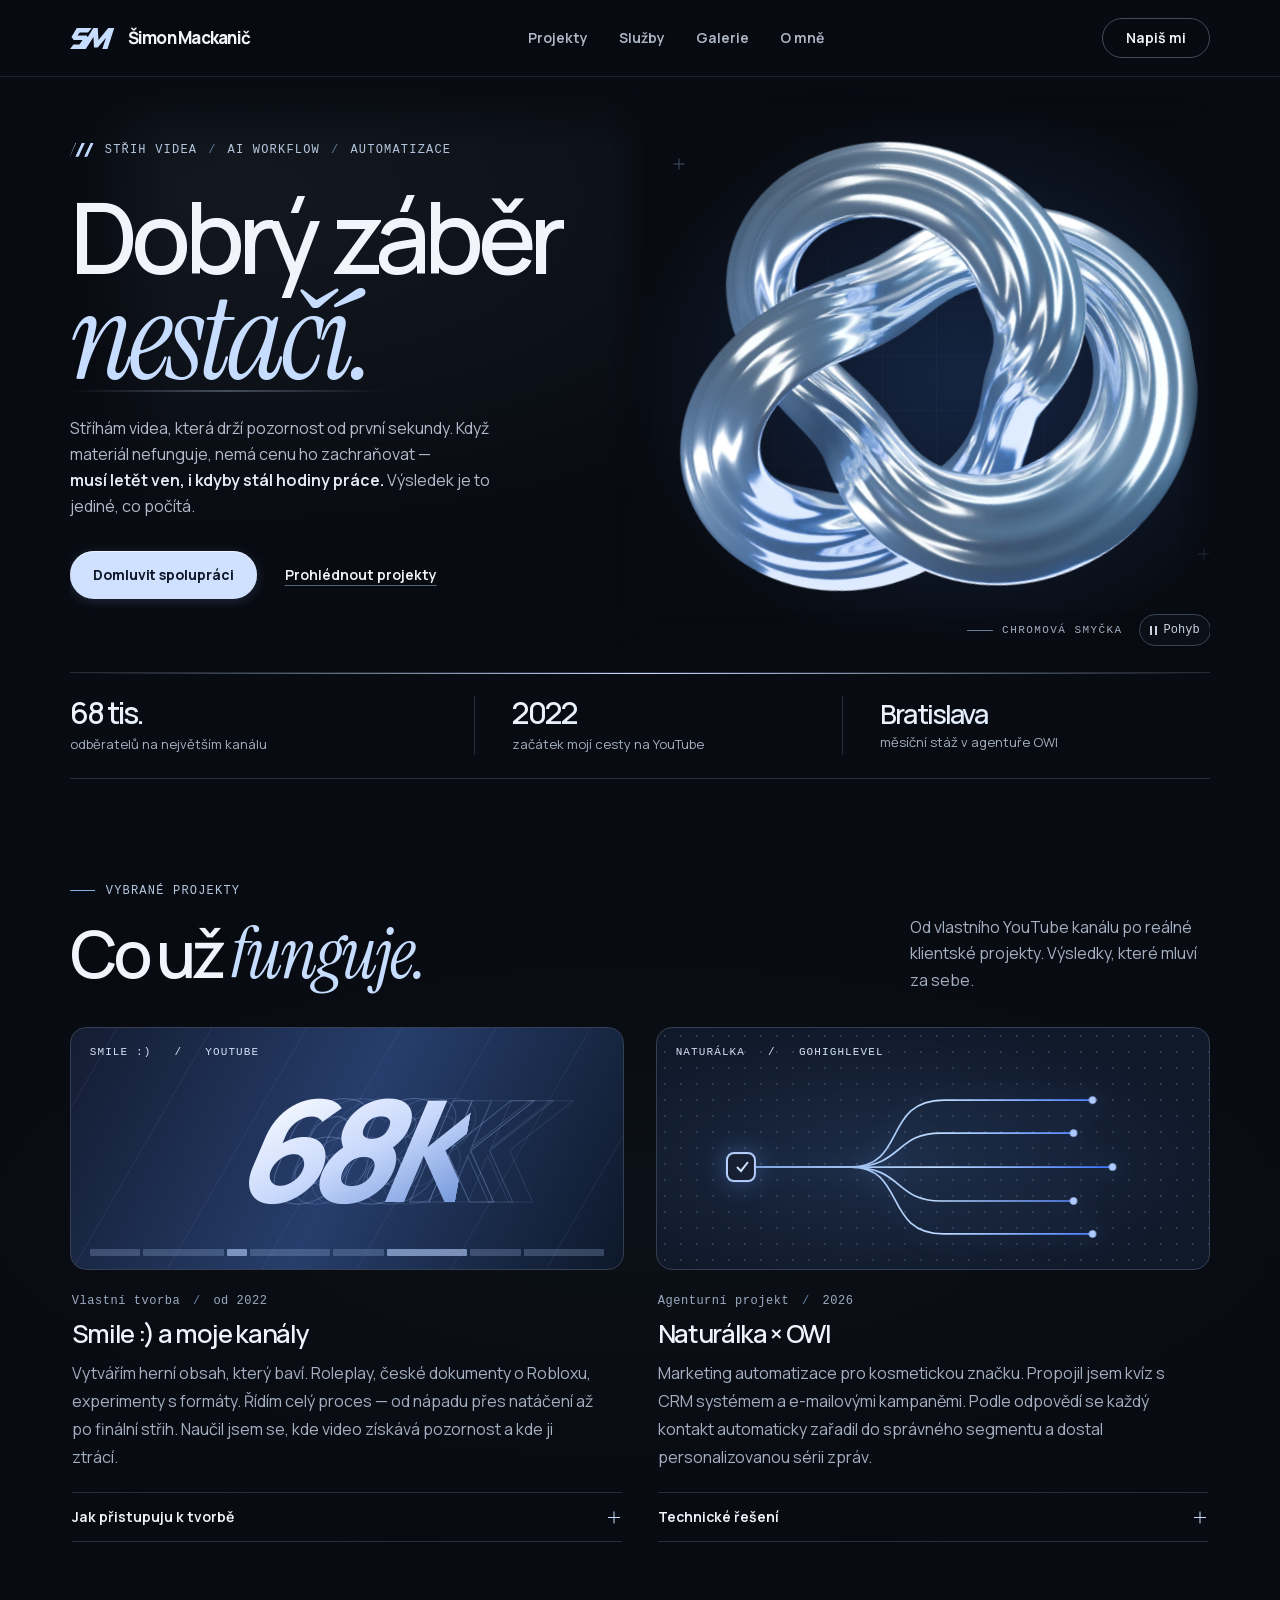
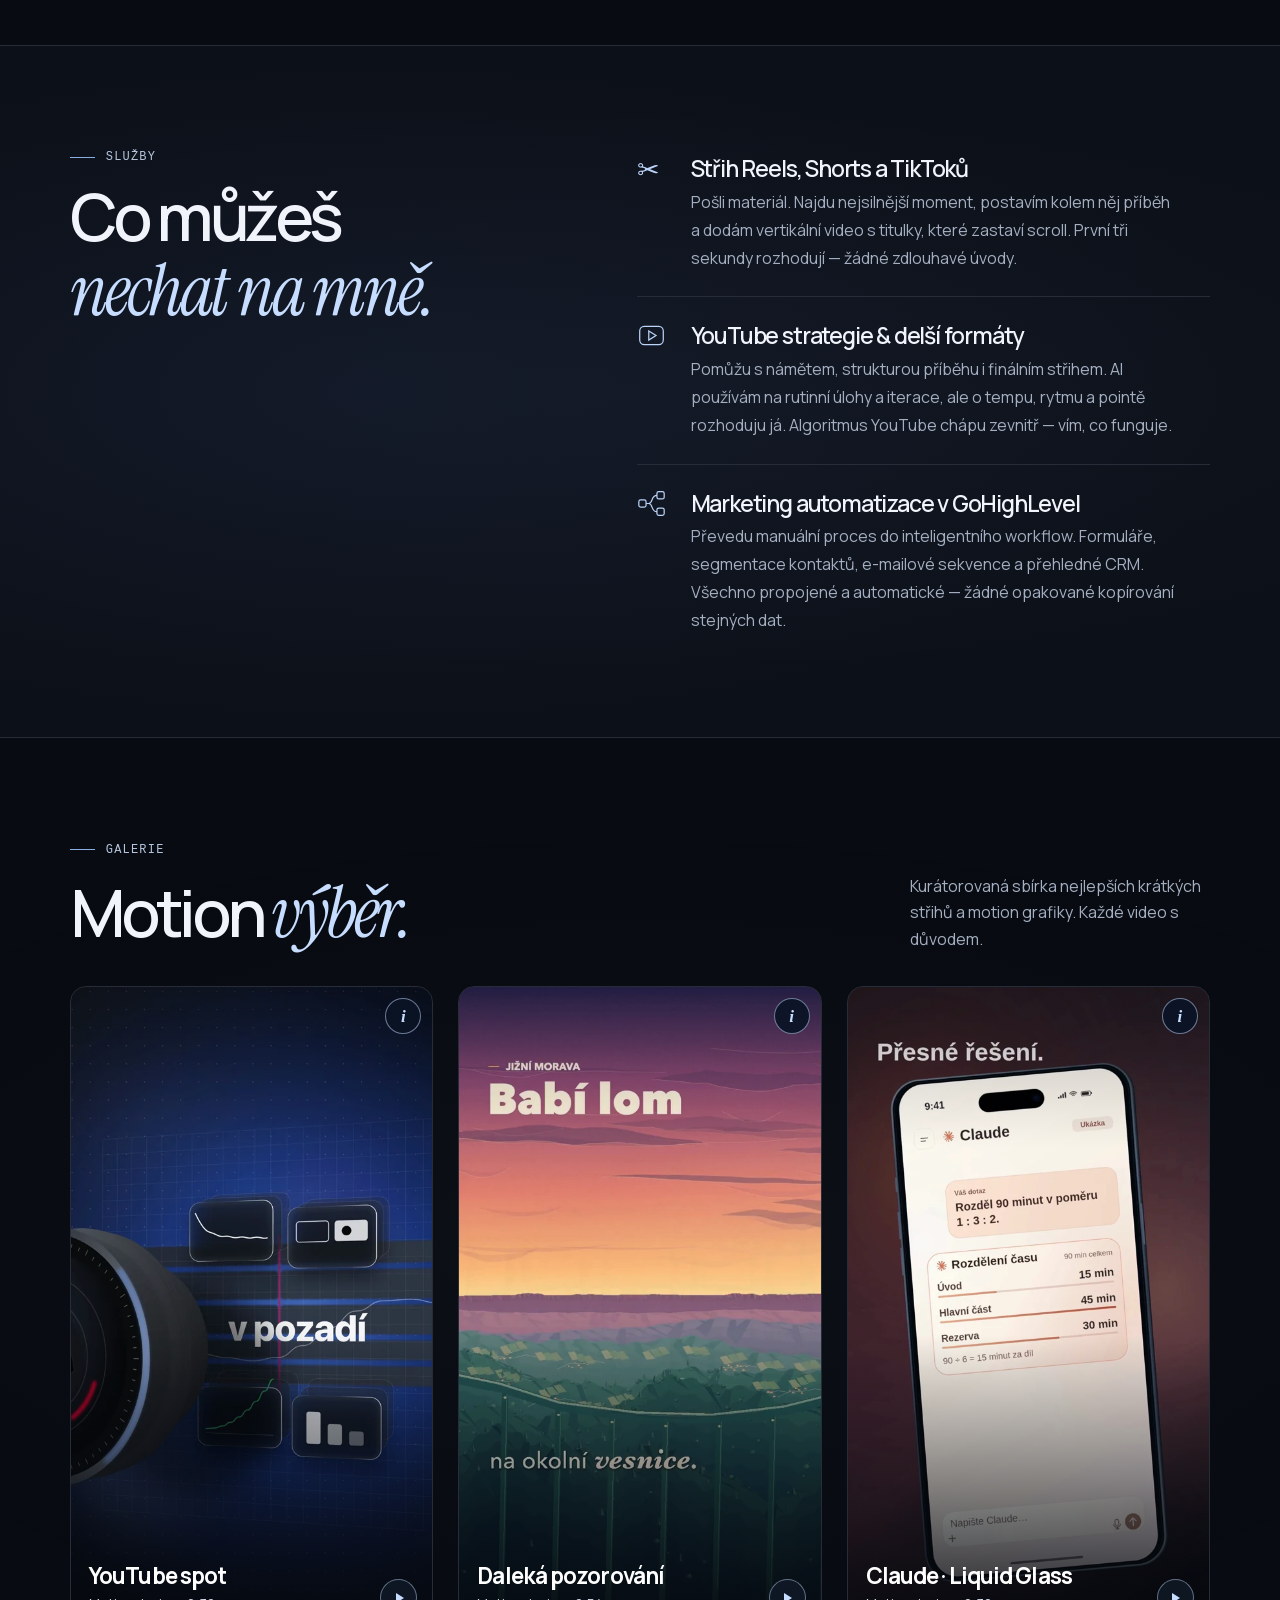
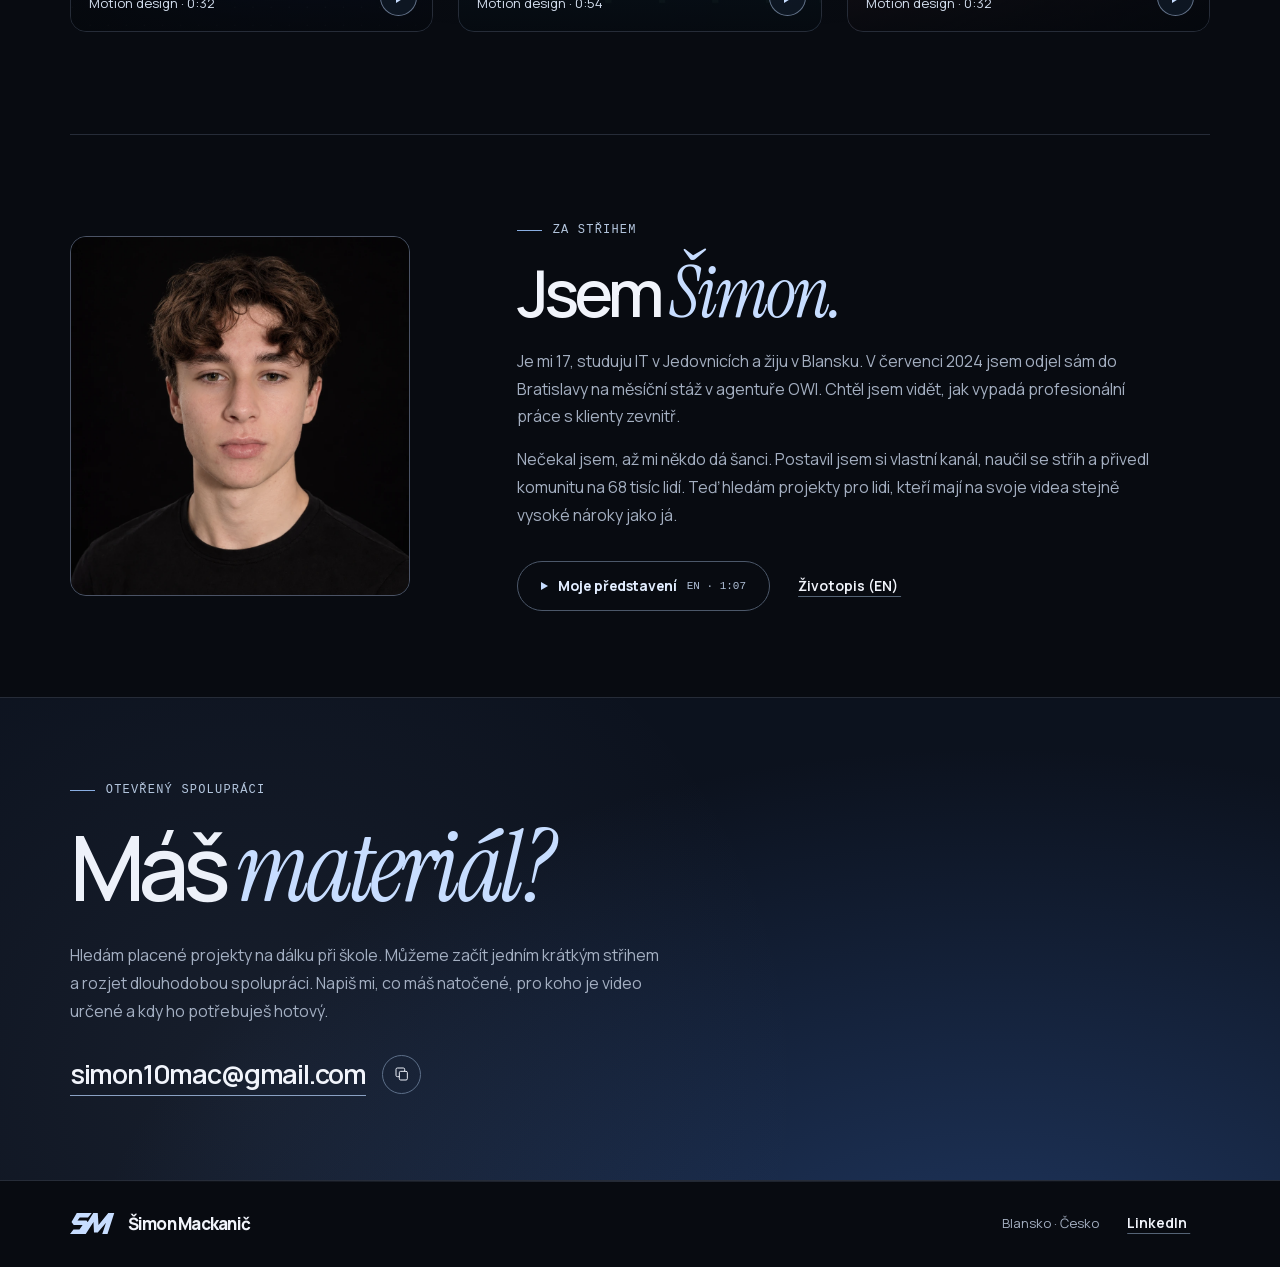
<file: index.html>
<!doctype html>
<html lang="cs">
<head>
<meta charset="utf-8">
<meta name="viewport" content="width=device-width, initial-scale=1">
<meta name="color-scheme" content="dark">
<meta name="theme-color" content="#080b11">
<title>Šimon Mackanič — Profesionální střih videí, YouTube strategie & Automatizace</title>
<meta name="description" content="Mladý editor a tvůrce s 68K+ komunitou. Vytvářím virální krátká videa, řídím YouTube kanály a navrhuji pokročilé automatizace. Hledám náročné projekty.">
<meta name="keywords" content="střih videa, YouTube editor, Reels, Shorts, TikTok, motion graphics, automatizace, GoHighLevel, video marketing">
<meta name="author" content="Šimon Mackanič">

<!-- Open Graph / Social Media -->
<meta property="og:type" content="website">
<meta property="og:title" content="Šimon Mackanič — Profesionální Video Editor & Stratég">
<meta property="og:description" content="Střih, který drží pozornost. YouTube kanály, které rostou. Automatizace, které fungují.">
<meta property="og:image" content="https://simonmackanic.eu/assets/simon.webp?v=20261122-2">

<!-- Preloads for performance -->
<link rel="icon" href="assets/znak.svg" type="image/svg+xml">
<link rel="preload" href="assets/smycka.webp" as="image">
<link rel="preconnect" href="https://fonts.googleapis.com" crossorigin>
<link rel="dns-prefetch" href="https://www.youtube.com">

<!-- Stylesheets -->
<link rel="stylesheet" href="assets/fonts.css">
<link rel="stylesheet" href="styl.css?v=20261123-2">

<!-- Scripts -->
<script defer src="galerie.js?v=20261123-3"></script>
<script defer src="pohyb.js?v=20261123"></script>

<!-- Structured Data for SEO -->
<script type="application/ld+json">
{
  "@context": "https://schema.org",
  "@type": "Person",
  "name": "Šimon Mackanič",
  "jobTitle": "Video Editor & YouTube Strategist",
  "description": "Profesionální střihač videí specializující se na krátký obsah, YouTube strategie a marketing automatizaci",
  "address": {
    "@type": "PostalAddress",
    "addressLocality": "Blansko",
    "addressCountry": "CZ"
  },
  "email": "simon10mac@gmail.com",
  "url": "https://simonmackanic.eu/"
}
</script>
</head>
<body>

<!-- Skip to content for accessibility -->
<a class="skip" href="#obsah">Přeskočit na obsah</a>

<!-- SVG Symbol Definitions -->
<svg aria-hidden="true" style="position:absolute;width:0;height:0;overflow:hidden" xmlns="http://www.w3.org/2000/svg">
<defs>
<symbol id="mark" viewBox="0 0 60 34">
<path fill="currentColor" d="M9 3h20l-5 6H13l-3 4h12l3 4-10 14H0l4.6-6h8l4.2-6H5L2 15zM31 3h6l1 16L51 3h8l-9 28h-7l5-15-11 13h-5l-.7-14L21 31h-7z"/>
</symbol>
<symbol id="mail" viewBox="0 0 24 24">
<rect x="3" y="5" width="18" height="14" rx="3"/>
<path d="m4 7 8 6 8-6"/>
</symbol>
<symbol id="copy" viewBox="0 0 24 24">
<rect x="8" y="8" width="12" height="13" rx="2"/>
<path d="M16 8V5a2 2 0 0 0-2-2H5a2 2 0 0 0-2 2v9a2 2 0 0 0 2 2h3"/>
</symbol>
</defs>
</svg>

<!-- Header with enhanced navigation -->
<header class="header">
<nav class="wrap nav" aria-label="Hlavní navigace">
<a class="brand" href="#uvod" aria-label="Šimon Mackanič — úvod">
<svg aria-hidden="true"><use href="#mark"/></svg>
<span>Šimon Mackanič</span>
</a>

<button type="button" class="menu-toggle" aria-controls="site-links" aria-expanded="false" hidden>
Menu
</button>

<div class="navlinks" id="site-links">
<a href="#prace">Projekty</a>
<a href="#sluzby">Služby</a>
<a href="#galerie">Galerie</a>
<a href="#o-mne">O mně</a>
</div>

<a class="nav-contact" href="#kontakt">
<span>Napiš mi</span>
</a>
</nav>
</header>

<!-- Main Content -->
<main id="obsah">

<!-- Hero Section -->
<section id="uvod" class="hero wrap" aria-label="Úvod">
<div class="hero-copy">
<div class="eyebrow hero-kicker">
<i class="slashes" aria-hidden="true"></i>
Střih videa <b>/</b> AI workflow <b>/</b> Automatizace
</div>

<h1>
Dobrý záběr<br>
<em>nestačí.</em>
</h1>

<p class="lede">
Stříhám videa, která drží pozornost od první sekundy. Když materiál nefunguje, nemá cenu ho zachraňovat — <strong>musí letět ven, i kdyby stál hodiny práce.</strong> Výsledek je to jediné, co počítá.
</p>

<div class="actions">
<a class="btn btn-main" href="#kontakt">Domluvit spolupráci</a>
<a class="text-link" href="#prace">Prohlédnout projekty</a>
</div>
</div>

<!-- Premium 3D Art Element -->
<figure class="art" aria-label="Autorská prostorová smyčka z modrého chromu">
<div class="art-field" aria-hidden="true">
<div class="art-glow"></div>
<div class="art-grid"></div>
<span class="registration reg-a"></span>
<span class="registration reg-b"></span>

<div class="art-tilt">
<div class="sculpture">
<img src="assets/smycka.webp" width="1330" height="1250" alt="" fetchpriority="high">
<video id="loop" muted playsinline loop preload="none" tabindex="-1" aria-hidden="true"></video>
</div>
</div>
</div>

<figcaption>
<span class="art-caption">
<span class="sample-line"></span>
Chromová smyčka
</span>
<button id="motion" class="motion" type="button" hidden aria-label="Pozastavit pohyb" aria-pressed="false">
<span class="motion-glyph" aria-hidden="true"></span>
<span id="motion-label">Pohyb</span>
</button>
</figcaption>
</figure>
</section>

<!-- Stats Section -->
<div class="wrap">
<div class="stats">
<div>
<span class="num">68<span class="num-thin"> tis.</span></span>
<span>odběratelů na největším kanálu</span>
</div>
<div>
<span class="num">2022</span>
<span>začátek mojí cesty na YouTube</span>
</div>
<div>
<span class="num word">Bratislava</span>
<span>měsíční stáž v agentuře OWI</span>
</div>
</div>
</div>

<!-- Projects Section -->
<section id="prace" class="section wrap">
<div class="section-head reveal">
<div>
<p class="eyebrow"><i></i>Vybrané projekty</p>
<h2>Co už <em>funguje.</em></h2>
</div>
<p>
Od vlastního YouTube kanálu po reálné klientské projekty. Výsledky, které mluví za sebe.
</p>
</div>

<div class="projects">
<!-- Smile :) Channel Project -->
<article class="project reveal">
<div class="project-art art-channel" aria-hidden="true">
<span class="plate-label">SMILE :) &nbsp; / &nbsp; YOUTUBE</span>
<div class="echo-number">
<i>68K</i>
<i>68K</i>
<i>68K</i>
<strong>68K</strong>
</div>
<div class="edit-track">
<b></b><b></b><b></b><b></b>
<b></b><b></b><b></b><b></b>
</div>
</div>

<div class="project-content">
<div class="meta">Vlastní tvorba <span>/</span> od 2022</div>
<h3>Smile :) a moje kanály</h3>
<p>
Vytvářím herní obsah, který baví. Roleplay, české dokumenty o Robloxu, experimenty s formáty. Řídím celý proces — od nápadu přes natáčení až po finální střih. Naučil jsem se, kde video získává pozornost a kde ji ztrácí.
</p>

<details>
<summary>
Jak přistupuju k tvorbě
<span class="plus"></span>
</summary>
<div class="inside">
Každé video začíná otázkou: proč by to měl někdo sledovat? Námět testuju ještě před natáčením. Ve střihu kontroluju každý záběr — pokud neposouvá příběh, jde ven. Po zveřejnění analyzuju retenci v Analytics a hledám, co zlepšit příště. Žádná náhoda, jen data a iterace.
</div>
</details>
</div>
</article>

<!-- Naturálka × OWI Project -->
<article class="project reveal">
<div class="project-art art-flow" aria-hidden="true">
<span class="plate-label">NATURÁLKA &nbsp; / &nbsp; GOHIGHLEVEL</span>

<svg viewBox="0 0 520 170" preserveAspectRatio="xMidYMid meet" class="flow-graphic">
<defs>
<linearGradient id="signal" gradientUnits="userSpaceOnUse" x1="62" x2="435" y1="85" y2="85">
<stop stop-color="#799edb"/>
<stop offset=".55" stop-color="#bedbff"/>
<stop offset="1" stop-color="#4175ff"/>
</linearGradient>
</defs>

<g fill="none" stroke="url(#signal)" stroke-width="1.7">
<path d="M68 85H178C234 85 210 18 271 18H420"/>
<path d="M68 85H178C230 85 222 51 268 51H401"/>
<path d="M68 85H440"/>
<path d="M68 85H178C230 85 222 119 268 119H401"/>
<path d="M68 85H178C234 85 210 152 271 152H420"/>
</g>

<g fill="#aecaff">
<circle cx="420" cy="18" r="3.7"/>
<circle cx="401" cy="51" r="3.7"/>
<circle cx="440" cy="85" r="3.7"/>
<circle cx="401" cy="119" r="3.7"/>
<circle cx="420" cy="152" r="3.7"/>
</g>

<rect x="54" y="71" width="28" height="28" rx="7" fill="#171f32" stroke="#b6d0ff" stroke-width="2"/>
<path d="m64 85 4 4 7-9" fill="none" stroke="#d0e3ff" stroke-width="2"/>
</svg>
</div>

<div class="project-content">
<div class="meta">Agenturní projekt <span>/</span> 2026</div>
<h3>Naturálka × OWI</h3>
<p>
Marketing automatizace pro kosmetickou značku. Propojil jsem kvíz s CRM systémem a e-mailovými kampaněmi. Podle odpovědí se každý kontakt automaticky zařadil do správného segmentu a dostal personalizovanou sérii zpráv.
</p>

<details>
<summary>
Technické řešení
<span class="plus"></span>
</summary>
<div class="inside">
Nastavil jsem pokročilé workflow v GoHighLevel — podmínky, štítky, vlastní pole a precizní načasování. Každé kliknutí v e-mailu aktualizovalo stav obchodní příležitosti v CRM. Celý systém jsem ladil podle zpětné vazby týmu OWI a reálných dat z kampaně.
</div>
</details>
</div>
</article>
</div>
</section>

<!-- Services Section -->
<section id="sluzby" class="services-band">
<div class="wrap section service-layout">
<div class="service-head reveal">
<p class="eyebrow"><i></i>Služby</p>
<h2>Co můžeš<br><em>nechat na mně.</em></h2>
</div>

<div class="service-list reveal">
<!-- Service: Short-form Video -->
<article>
<div class="svc-icon" aria-hidden="true">✂</div>
<div>
<h3>Střih Reels, Shorts a TikToků</h3>
<p>
Pošli materiál. Najdu nejsilnější moment, postavím kolem něj příběh a dodám vertikální video s titulky, které zastaví scroll. První tři sekundy rozhodují — žádné zdlouhavé úvody.
</p>
</div>
</article>

<!-- Service: YouTube & Long-form -->
<article>
<div class="svc-icon">
<svg viewBox="0 0 32 32" aria-hidden="true">
<rect x="3" y="6" width="26" height="20" rx="5"/>
<path d="m13 11 8 5-8 5z"/>
</svg>
</div>
<div>
<h3>YouTube strategie & delší formáty</h3>
<p>
Pomůžu s námětem, strukturou příběhu i finálním střihem. AI používám na rutinní úlohy a iterace, ale o tempu, rytmu a pointě rozhoduju já. Algoritmus YouTube chápu zevnitř — vím, co funguje.
</p>
</div>
</article>

<!-- Service: Automation -->
<article>
<div class="svc-icon">
<svg viewBox="0 0 32 32" aria-hidden="true">
<rect x="2" y="12" width="8" height="8" rx="2"/>
<rect x="22" y="3" width="8" height="8" rx="2"/>
<rect x="22" y="21" width="8" height="8" rx="2"/>
<path d="M10 16h3c5 0 2-9 9-9M13 16c5 0 2 9 9 9"/>
</svg>
</div>
<div>
<h3>Marketing automatizace v GoHighLevel</h3>
<p>
Převedu manuální proces do inteligentního workflow. Formuláře, segmentace kontaktů, e-mailové sekvence a přehledné CRM. Všechno propojené a automatické — žádné opakované kopírování stejných dat.
</p>
</div>
</article>
</div>
</div>
</section>

<!-- Gallery Section -->
<section id="galerie" class="section wrap">
<div class="section-head reveal">
<div>
<p class="eyebrow"><i></i>Galerie</p>
<h2>Motion <em>výběr.</em></h2>
</div>
<p>
Kurátorovaná sbírka nejlepších krátkých střihů a motion grafiky. Každé video s důvodem.
</p>
</div>

<div id="gallery-empty" class="empty-gallery reveal">
<div class="empty-label">
<span class="frame-glyph" aria-hidden="true"></span>
<h3>První kousky už vybírám.</h3>
<p>Brzy tu budou ukázky, které stojí za přehrání.</p>
</div>

<div class="empty-frames" aria-hidden="true">
<i></i>
<i></i>
<i></i>
</div>
</div>

<div class="gallery-items" id="gallery-items"></div>
</section>

<!-- Profile Section -->
<section id="o-mne" class="profile wrap reveal">
<div class="portrait">
<img src="assets/simon.webp?v=20261122-2" alt="Šimon Mackanič — portrét" width="960" height="1280" loading="lazy">
</div>

<div class="profile-copy">
<p class="eyebrow"><i></i>Za střihem</p>
<h2>Jsem <em>Šimon.</em></h2>

<p>
Je mi 17, studuju IT v Jedovnicích a žiju v Blansku. V červenci 2024 jsem odjel sám do Bratislavy na měsíční stáž v agentuře OWI. Chtěl jsem vidět, jak vypadá profesionální práce s klienty zevnitř.
</p>

<p>
Nečekal jsem, až mi někdo dá šanci. Postavil jsem si vlastní kanál, naučil se střih a přivedl komunitu na 68 tisíc lidí. Teď hledám projekty pro lidi, kteří mají na svoje videa stejně vysoké nároky jako já.
</p>

<div class="actions">
<a class="btn btn-outline" href="assets/predstaveni.mp4" data-intro>
<span class="play-glyph" aria-hidden="true"></span>
Moje představení
<small>EN · 1:07</small>
</a>
<a class="text-link" href="assets/Simon-Mackanic-CV.pdf?v=20261122-2">
Životopis (EN)
</a>
</div>
</div>
</section>

<!-- Contact Section -->
<section id="kontakt" class="contact">
<div class="wrap contact-content reveal">
<p class="eyebrow"><i></i>Otevřený spolupráci</p>
<h2>Máš <em>materiál?</em></h2>

<p>
Hledám placené projekty na dálku při škole. Můžeme začít jedním krátkým střihem a rozjet dlouhodobou spolupráci. Napiš mi, co máš natočené, pro koho je video určené a kdy ho potřebuješ hotový.
</p>

<div class="mailbox">
<a href="mailto:simon10mac@gmail.com">
simon10mac@gmail.com
</a>
<button id="copy-mail" type="button" aria-label="Zkopírovat e-mailovou adresu" title="Zkopírovat e-mailovou adresu" hidden>
<svg><use href="#copy"/></svg>
</button>
</div>

<span id="copy-message" role="status"></span>
</div>
</section>

</main>

<!-- Footer -->
<footer class="footer wrap">
<a class="brand" href="#uvod">
<svg aria-hidden="true"><use href="#mark"/></svg>
<span>Šimon Mackanič</span>
</a>

<span>Blansko · Česko</span>

<a class="text-link" href="https://www.linkedin.com/in/%C5%A1imon-mackani%C4%8D-3b5106374/">
LinkedIn
</a>
</footer>

<!-- Video Player Dialog -->
<dialog id="player">
<div class="dialog-top">
<h2 id="player-title">Moje představení</h2>
<button type="button" id="close-player" aria-label="Zavřít přehrávač">
Zavřít <span aria-hidden="true">×</span>
</button>
</div>

<video id="player-video" controls playsinline preload="none" aria-labelledby="player-title"></video>

<a class="player-fallback" id="direct-video" href="assets/predstaveni.mp4">
Otevřít video samostatně
</a>
</dialog>

</body>
</html>
</file>
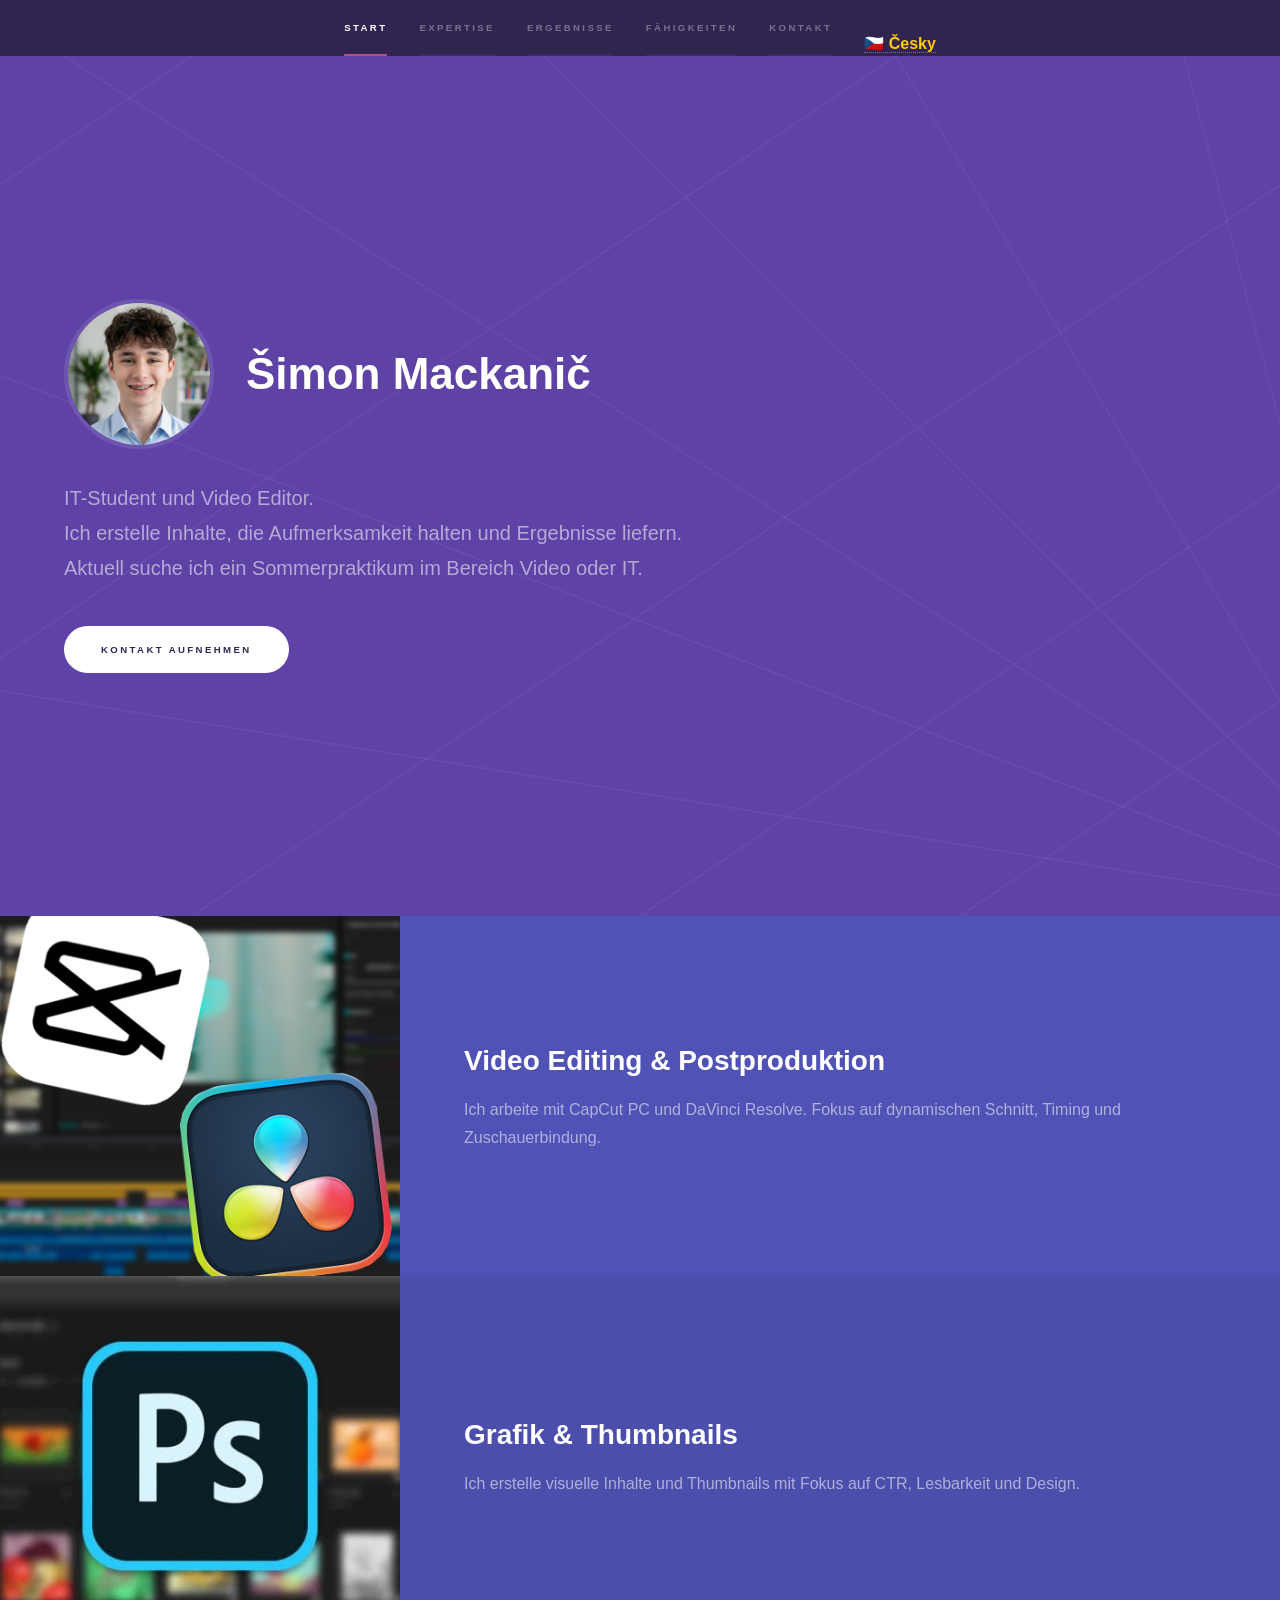
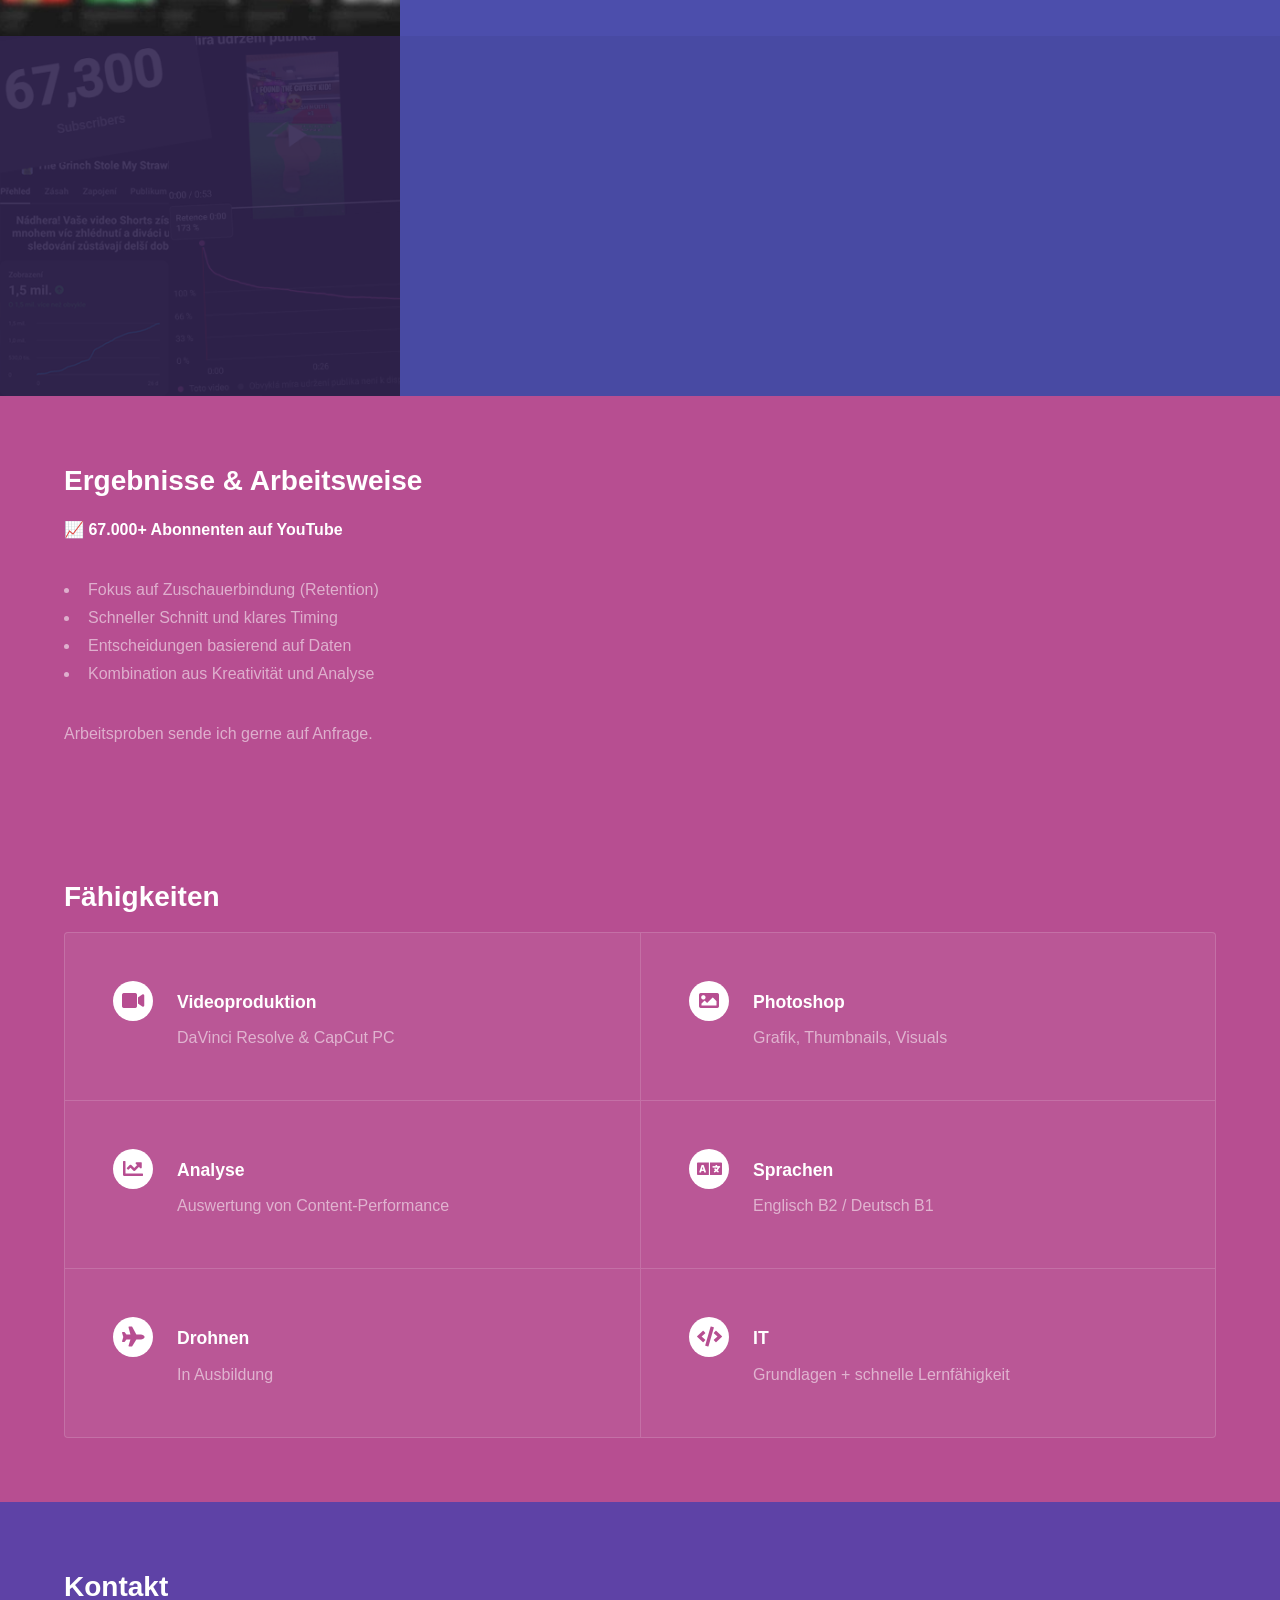
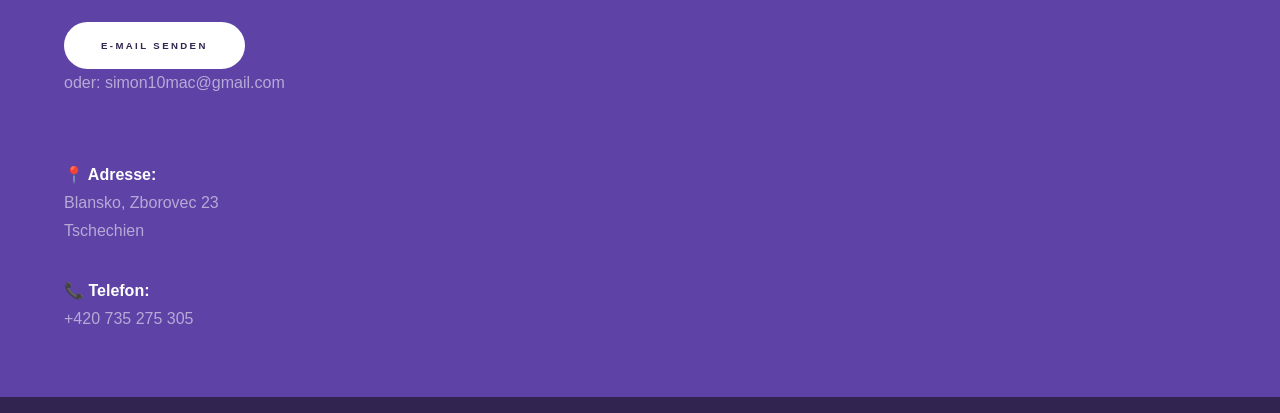
<file: de.html>
<!DOCTYPE HTML>
<html>
<head>
	<title>Šimon Mackanič | Video & IT</title>
	<meta charset="utf-8" />
	<meta name="viewport" content="width=device-width, initial-scale=1, user-scalable=no" />
	<link rel="stylesheet" href="assets/css/main.css" />
	<noscript><link rel="stylesheet" href="assets/css/noscript.css" /></noscript>
</head>
<body class="is-preload">

<section id="sidebar">
	<div class="inner">
		<nav>
			<ul>
				<li><a href="#intro">Start</a></li>
				<li><a href="#one">Expertise</a></li>
				<li><a href="#results">Ergebnisse</a></li>
				<li><a href="#two">Fähigkeiten</a></li>
				<li><a href="#three">Kontakt</a></li>
			</ul>
		</nav>
		<div style="padding: 1rem 0 0 2rem;">
			<a href="index.html" style="color: #ffcc00; text-decoration: none; font-weight: bold;">🇨🇿 Česky</a>
		</div>
	</div>
</section>

<div id="wrapper">

<section id="intro" class="wrapper style1 fullscreen fade-up">
	<div class="inner">

		<div style="display: flex; align-items: center; gap: 2rem; margin-bottom: 2rem; flex-wrap: wrap;">
			
			<img src="images/navrh 1.png" 
			     alt="Šimon Mackanič" 
			     style="width: 150px; height: 150px; object-fit: cover; border-radius: 50%; border: 4px solid rgba(255,255,255,0.1);">

			<div>
				<h1 style="margin: 0;">Šimon Mackanič</h1>
			</div>

		</div>

		<p>
		IT-Student und Video Editor.<br>
		Ich erstelle Inhalte, die Aufmerksamkeit halten und Ergebnisse liefern.<br>
		Aktuell suche ich ein Sommerpraktikum im Bereich Video oder IT.
		</p>

		<ul class="actions">
			<li><a href="#three" class="button primary">Kontakt aufnehmen</a></li>
		</ul>

	</div>
</section>

<section id="one" class="wrapper style2 spotlights">

	<section>
		<a href="#" class="image"><img src="images/pic01.png" alt="" /></a>
		<div class="content">
			<div class="inner">
				<h2>Video Editing & Postproduktion</h2>
				<p>Ich arbeite mit CapCut PC und DaVinci Resolve. Fokus auf dynamischen Schnitt, Timing und Zuschauerbindung.</p>
			</div>
		</div>
	</section>

	<section>
		<a href="#" class="image"><img src="images/pic02.jpg" alt="" /></a>
		<div class="content">
			<div class="inner">
				<h2>Grafik & Thumbnails</h2>
				<p>Ich erstelle visuelle Inhalte und Thumbnails mit Fokus auf CTR, Lesbarkeit und Design.</p>
			</div>
		</div>
	</section>

	<section>
		<a href="#" class="image"><img src="images/pic03.png" alt="" /></a>
		<div class="content">
			<div class="inner">
				<h2>Analyse & Wachstum</h2>
				<p>Ich arbeite datenbasiert und nutze Retention-Daten und Performance-Metriken zur Optimierung von Content.</p>
			</div>
		</div>
	</section>

</section>

<section id="results" class="wrapper style3 fade-up">
	<div class="inner">
		<h2>Ergebnisse & Arbeitsweise</h2>

		<p><strong>📈 67.000+ Abonnenten auf YouTube</strong></p>

		<ul>
			<li>Fokus auf Zuschauerbindung (Retention)</li>
			<li>Schneller Schnitt und klares Timing</li>
			<li>Entscheidungen basierend auf Daten</li>
			<li>Kombination aus Kreativität und Analyse</li>
		</ul>

		<p>
		Arbeitsproben sende ich gerne auf Anfrage.
		</p>
	</div>
</section>

<section id="two" class="wrapper style3 fade-up">
	<div class="inner">
		<h2>Fähigkeiten</h2>
		<div class="features">

			<section>
				<span class="icon solid major fa-video"></span>
				<h3>Videoproduktion</h3>
				<p>DaVinci Resolve & CapCut PC</p>
			</section>

			<section>
				<span class="icon solid major fa-image"></span>
				<h3>Photoshop</h3>
				<p>Grafik, Thumbnails, Visuals</p>
			</section>

			<section>
				<span class="icon solid major fa-chart-line"></span>
				<h3>Analyse</h3>
				<p>Auswertung von Content-Performance</p>
			</section>

			<section>
				<span class="icon solid major fa-language"></span>
				<h3>Sprachen</h3>
				<p>Englisch B2 / Deutsch B1</p>
			</section>

			<section>
				<span class="icon solid major fa-plane"></span>
				<h3>Drohnen</h3>
				<p>In Ausbildung</p>
			</section>

			<section>
				<span class="icon solid major fa-code"></span>
				<h3>IT</h3>
				<p>Grundlagen + schnelle Lernfähigkeit</p>
			</section>

		</div>
	</div>
</section>

<section id="three" class="wrapper style1 fade-up">
	<div class="inner">
		<h2>Kontakt</h2>

		<ul class="actions">
			<li><a href="mailto:simon10mac@gmail.com" class="button primary">E-Mail senden</a>

<p>oder: simon10mac@gmail.com</p>
</li>
		</ul>

		<p><strong>📍 Adresse:</strong><br>
		Blansko, Zborovec 23<br>
		Tschechien</p>

		<p><strong>📞 Telefon:</strong><br>
		+420 735 275 305</p>

	</div>
</section>

</div>

<script src="assets/js/jquery.min.js"></script>
<script src="assets/js/jquery.scrollex.min.js"></script>
<script src="assets/js/jquery.scrolly.min.js"></script>
<script src="assets/js/browser.min.js"></script>
<script src="assets/js/breakpoints.min.js"></script>
<script src="assets/js/util.js"></script>
<script src="assets/js/main.js"></script>

</body>
</html>
</file>
<file: assets/fonts.css>
@font-face {
  font-family: 'Instrument Serif';
  font-style: italic;
  font-weight: 400;
  font-display: swap;
  src: url(fonts/instrument-italic-latin-ext.woff2) format('woff2');
  unicode-range: U+0100-02BA, U+02BD-02C5, U+02C7-02CC, U+02CE-02D7, U+02DD-02FF, U+0304, U+0308, U+0329, U+1D00-1DBF, U+1E00-1E9F, U+1EF2-1EFF, U+2020, U+20A0-20AB, U+20AD-20C4, U+2113, U+2C60-2C7F, U+A720-A7FF;
}
@font-face {
  font-family: 'Instrument Serif';
  font-style: italic;
  font-weight: 400;
  font-display: swap;
  src: url(fonts/instrument-italic-latin.woff2) format('woff2');
  unicode-range: U+0000-00FF, U+0131, U+0152-0153, U+02BB-02BC, U+02C6, U+02DA, U+02DC, U+0304, U+0308, U+0329, U+2000-206F, U+20AC, U+2122, U+2191, U+2193, U+2212, U+2215, U+FEFF, U+FFFD;
}
@font-face {
  font-family: 'Manrope';
  font-style: normal;
  font-weight: 400 800;
  font-display: swap;
  src: url(fonts/manrope-latin-ext.woff2) format('woff2');
  unicode-range: U+0100-02BA, U+02BD-02C5, U+02C7-02CC, U+02CE-02D7, U+02DD-02FF, U+0304, U+0308, U+0329, U+1D00-1DBF, U+1E00-1E9F, U+1EF2-1EFF, U+2020, U+20A0-20AB, U+20AD-20C4, U+2113, U+2C60-2C7F, U+A720-A7FF;
}
@font-face {
  font-family: 'Manrope';
  font-style: normal;
  font-weight: 400 800;
  font-display: swap;
  src: url(fonts/manrope-latin.woff2) format('woff2');
  unicode-range: U+0000-00FF, U+0131, U+0152-0153, U+02BB-02BC, U+02C6, U+02DA, U+02DC, U+0304, U+0308, U+0329, U+2000-206F, U+20AC, U+2122, U+2191, U+2193, U+2212, U+2215, U+FEFF, U+FFFD;
}
</file>
<file: styl.css>
:root{color-scheme:dark;--bg:#080b11;--fg:#f1f4fb;--muted:#a4afc1;--ice:#c7ddff;--line:#262c38;--sans:Manrope,"Helvetica Neue",Arial,sans-serif;--serif:"Instrument Serif",Georgia,serif;--mono:ui-monospace,"SFMono-Regular",Consolas,monospace;--ease-reveal:cubic-bezier(0.18,0.85,0.25,1.0);--ease-state:cubic-bezier(0.62,0,0.32,1);--ease-out:cubic-bezier(0.55,0,0.9,0.45);--ease:cubic-bezier(.22,1,.36,1);--max:1390px}
*{box-sizing:border-box}html{scroll-behavior:smooth;scroll-padding-top:90px}body{margin:0;min-width:280px;background:var(--bg);color:var(--fg);font:400 16px/1.62 var(--sans);-webkit-font-smoothing:antialiased;overflow-x:hidden}::selection{background:#bdd5ff;color:#091322}a{color:inherit;text-decoration:none}button{font:inherit;color:inherit;cursor:pointer}button:focus-visible,a:focus-visible,summary:focus-visible,video:focus-visible{outline:2px solid #a8c8ff;outline-offset:5px}button[hidden],[hidden]{display:none!important}h1,h2,h3,p,figure{margin:0}svg{display:block}.wrap{width:min(calc(100% - clamp(40px,10.9vw,180px)),var(--max));margin-inline:auto}
.skip{position:fixed;top:8px;left:10px;padding:9px 16px;background:var(--ice);color:var(--bg);z-index:100;transform:translateY(-180%);transition:transform .3s var(--ease-reveal)}.skip:focus{transform:none}

/* Enhanced Header with smooth backdrop blur */
.header{position:sticky;top:0;z-index:16;background:rgba(8,11,17,.92);border-bottom:1px solid rgba(157,178,216,.14);-webkit-backdrop-filter:blur(20px) saturate(180%);backdrop-filter:blur(20px) saturate(180%);transition:background .4s var(--ease-state),border-color .4s var(--ease-state)}
.header.scrolled{background:rgba(8,11,17,.96);border-bottom-color:rgba(157,178,216,.22)}
.nav{height:76px;display:flex;align-items:center;justify-content:space-between;gap:24px}.brand{display:inline-flex;align-items:center;gap:13px;font-size:17px;font-weight:750;letter-spacing:-.045em;white-space:nowrap;transition:transform .5s var(--ease-reveal),opacity .3s}
.brand:hover{transform:translateX(-2px)}
.brand>svg{width:45px;height:31px;color:var(--ice);transition:color .5s var(--ease-state),transform .5s var(--ease-reveal)}
.brand:hover>svg{color:#fff;transform:scale(1.05) rotate(-2deg)}
.navlinks{display:flex;gap:31px}.navlinks a,.nav-contact,.text-link{font-size:14px;font-weight:650}
.navlinks a{color:#aeb7c5;transition:color .35s var(--ease-state),transform .35s var(--ease-reveal);position:relative}
.navlinks a:after{content:"";position:absolute;bottom:-3px;left:0;right:100%;height:2px;background:currentColor;transition:right .4s var(--ease-reveal)}
.navlinks a:hover:after,.navlinks a[aria-current]:after{right:0}
.navlinks a:hover,.navlinks a[aria-current]{color:#fff;transform:translateY(-1px)}
.nav-contact{border:1px solid #424a57;border-radius:30px;padding:8px 23px;transition:all .35s var(--ease-state);position:relative;overflow:hidden}
.nav-contact:before{content:"";position:absolute;inset:0;background:linear-gradient(135deg,#1e2737,#2a3848);opacity:0;transition:opacity .35s var(--ease-state)}
.nav-contact:hover:before{opacity:1}
.nav-contact span{position:relative;z-index:1}
.nav-contact:hover{border-color:#a9bbd6;transform:translateY(-2px);box-shadow:0 6px 18px rgba(169,187,214,.15)}

/* Premium Hero Section with advanced motion */
.hero{display:grid;grid-template-columns:1.02fr 1fr;align-items:center;min-height:clamp(540px,46.5vw,740px);position:relative;isolation:isolate;overflow:hidden}
.hero:before{content:"";position:absolute;inset:0;background:radial-gradient(ellipse at 15% 20%,rgba(157,178,216,.08) 0%,transparent 55%);opacity:0;animation:heroGlow 3s var(--ease-reveal) 0.3s forwards;pointer-events:none}
@keyframes heroGlow{to{opacity:1}}

.hero-copy{z-index:1;padding:55px 0 64px}
.eyebrow,.meta,.plate-label,.art-caption,.motion{font-family:var(--mono);font-size:12px;line-height:1.5;letter-spacing:.1em}
.eyebrow,.plate-label,.art-caption{text-transform:uppercase}.eyebrow{color:#b4c6de;display:flex;align-items:center;gap:11px;font-weight:500;opacity:0;animation:slideInLeft .8s var(--ease-reveal) 0.2s forwards}
@keyframes slideInLeft{from{opacity:0;transform:translateX(-20px)}to{opacity:1;transform:none}}
.eyebrow i:not(.slashes){background:#89aee2;width:25px;height:1px;transform:scaleX(0);transform-origin:left;animation:expandLine .7s var(--ease-reveal) 0.5s forwards}
@keyframes expandLine{to{transform:scaleX(1)}}
.eyebrow b{color:#5e7795;font-weight:400}.slashes{display:block;width:24px;height:14px;background:repeating-linear-gradient(115deg,transparent 0 2.3px,#bdd8fd 3px 5px,transparent 6px 8px);clip-path:polygon(24% 0,100% 0,74% 100%,0 100%)}

/* Typography with fluid scaling */
h1,h2,h3{font-weight:550}
h1{font-size:clamp(75px,7.7vw,124px);line-height:1.035;letter-spacing:-.082em;margin:27px 0 22px;opacity:0;animation:revealTitle 1s var(--ease-reveal) 0.4s forwards}
@keyframes revealTitle{from{opacity:0;transform:translateY(30px) scale(0.98)}to{opacity:1;transform:none}}
h1 em,h2 em{font-family:var(--serif);font-weight:400;color:var(--ice);letter-spacing:-.04em;font-style:italic;display:inline-block;position:relative}
h1 em:after{content:"";position:absolute;bottom:-5px;left:-5px;right:-5px;height:2px;background:linear-gradient(90deg,transparent,var(--ice),transparent);opacity:.3;transform:scaleX(0);animation:underlineGrow 1.2s var(--ease-reveal) 1s forwards}
@keyframes underlineGrow{to{transform:scaleX(1)}}
h1 em{font-size:1.24em;line-height:.81;padding-right:.1em}
h2{font-size:clamp(46px,5.1vw,82px);line-height:1.09;letter-spacing:-.073em}
h2 em{font-size:1.105em}
.lede{max-width:445px;font-size:clamp(16px,1.19vw,19px);line-height:1.64;color:#b1baca;opacity:0;animation:fadeInUp .9s var(--ease-reveal) 0.7s forwards}
@keyframes fadeInUp{from{opacity:0;transform:translateY(20px)}to{opacity:1;transform:none}}
.lede strong{color:#e5ebf5;font-weight:650;position:relative;display:inline-block}
.lede strong:after{content:"";position:absolute;inset:-2px -4px;background:rgba(199,221,255,.08);border-radius:4px;z-index:-1;opacity:0;animation:highlightPulse 2s var(--ease-state) 2s infinite}
@keyframes highlightPulse{0%,100%{opacity:0;transform:scale(1)}50%{opacity:1;transform:scale(1.05)}}

/* Enhanced Action Buttons */
.actions{display:flex;align-items:center;flex-wrap:wrap;gap:18px 28px;margin-top:31px;opacity:0;animation:fadeInUp 1s var(--ease-reveal) 0.9s forwards}
.btn{display:inline-flex;align-items:center;justify-content:center;border-radius:32px;padding:13px 23px;gap:10px;min-height:47px;font-size:14px;font-weight:740;transition:all .5s var(--ease-reveal);position:relative;overflow:hidden}
.btn:before{content:"";position:absolute;inset:0;background:linear-gradient(135deg,rgba(255,255,255,.1),transparent);opacity:0;transition:opacity .5s var(--ease-state)}
.btn:hover:before{opacity:1}
.btn-main{background:#d0e1ff;color:#101929;box-shadow:inset 0 1px 1px #fff9,0 2px 12px rgba(130,169,250,.2)}
.btn-main:hover{background:#e4edff;transform:translateY(-3px) scale(1.02);box-shadow:inset 0 1px 1px #fff9,0 12px 35px rgba(130,169,250,.35)}
.btn-main:active{transform:translateY(-1px) scale(0.99);transition-duration:.15s}
.text-link{text-decoration:underline;text-decoration-color:#556476;text-underline-offset:5px;text-decoration-thickness:1px;transition:all .4s var(--ease-state);position:relative}
.text-link:hover{color:var(--ice);text-decoration-color:var(--ice);transform:translateX(4px)}
.text-link:after{content:"→";display:inline-block;margin-left:6px;opacity:0;transform:translateX(-10px);transition:all .4s var(--ease-reveal)}
.text-link:hover:after{opacity:1;transform:none}

/* Premium Art Section with Liquid Glass inspiration */
.art{position:relative;align-self:stretch;display:flex;align-items:center;justify-content:center;min-width:0;opacity:0;animation:artReveal 1.2s var(--ease-reveal) 0.6s forwards}
@keyframes artReveal{from{opacity:0;transform:scale(0.95) translateX(20px)}to{opacity:1;transform:none}}
.art-field{position:absolute;inset:0 -4% 0 -9%;display:grid;place-items:center;isolation:isolate}
.art-glow,.art-grid{position:absolute;inset:-1% 0 0;z-index:-1;pointer-events:none;transition:opacity .8s var(--ease-state)}
.art-glow{background:radial-gradient(ellipse at 57% 52%,#142440 0%,rgba(17,29,53,.83) 30%,transparent 68%);animation:glowPulse 6s var(--ease-state) infinite}
@keyframes glowPulse{0%,100%{opacity:1;transform:scale(1)}50%{opacity:.85;transform:scale(1.05)}}
.art-grid{background-image:linear-gradient(90deg,#b6d4ff11 1px,transparent 1px),linear-gradient(#b6d4ff11 1px,transparent 1px);background-size:54px 54px;mask-image:radial-gradient(ellipse at center,#0007 12%,transparent 67%);animation:gridShift 20s linear infinite}
@keyframes gridShift{to{background-position:54px 54px}}
.art-tilt{width:100%;max-width:740px;max-height:100%;aspect-ratio:1330/1250;display:grid;place-items:center;transform:perspective(1200px) rotateY(var(--ry,0deg)) rotateX(var(--rx,0deg));transition:transform 1.2s var(--ease-reveal);will-change:transform}
.sculpture{width:94%;height:auto;aspect-ratio:1330/1250;position:relative;transform:rotate(-9deg);animation:premiumFloat 12s ease-in-out infinite;filter:drop-shadow(0 20px 40px rgba(0,0,0,.4))}
@keyframes premiumFloat{0%,100%{transform:translateY(0) rotate(-9deg) scale(1)}33%{transform:translateY(-12px) rotate(-7deg) scale(1.02)}66%{transform:translateY(-6px) rotate(-10deg) scale(0.99)}}
.sculpture img,.sculpture video{width:100%;height:100%;object-fit:contain;position:absolute;inset:0;pointer-events:none;transition:opacity .8s var(--ease-state)}
.sculpture video{opacity:0;mix-blend-mode:screen}
.art-field:has(.live){isolation:auto}
.art-tilt:has(.live){mix-blend-mode:screen;animation:sculptureReveal 1s var(--ease-reveal) forwards}
@keyframes sculptureReveal{from{filter:brightness(0.8) saturate(0.7)}to{filter:brightness(1.1) saturate(1.3)}}
.sculpture.live img{opacity:0}
.sculpture.live video{opacity:1}
.registration{position:absolute;width:11px;height:11px;opacity:.45;animation:registrationBlink 4s ease-in-out infinite}
@keyframes registrationBlink{0%,100%{opacity:.45}50%{opacity:.25}}
.registration:before,.registration:after{content:"";background:#89a2c6;position:absolute;left:50%;top:50%;transform:translate(-50%,-50%)}
.registration:before{width:100%;height:1px}.registration:after{width:1px;height:100%}
.reg-a{top:12%;left:10%}.reg-b{bottom:16%;right:2%}
.art figcaption{position:absolute;bottom:26px;right:0;display:flex;align-items:center;gap:16px;color:#a2afc3;opacity:0;animation:fadeInUp .8s var(--ease-reveal) 1.5s forwards}
.art-caption{display:flex;gap:9px;align-items:center;font-size:11px;letter-spacing:.13em}
.sample-line{display:block;width:26px;height:1px;background:#6b7c95;animation:expandLine .6s var(--ease-reveal) 2s forwards;transform:scaleX(0);transform-origin:left}
.motion{padding:4px 10px;display:flex;align-items:center;gap:7px;border:1px solid #394355;border-radius:24px;background:rgba(13,18,26,.9);color:#c9d3e1;letter-spacing:0;min-height:32px;backdrop-filter:blur(10px);transition:all .35s var(--ease-state)}
.motion:hover{border-color:#a6b6d2;background:rgba(30,39,55,.95);transform:translateY(-2px);box-shadow:0 6px 20px rgba(0,0,0,.3)}
.motion-glyph{display:block;width:7px;height:9px;border-inline:2px solid;transition:all .3s var(--ease-state)}
.motion[aria-pressed="true"] .motion-glyph{border:0;background:currentColor;clip-path:polygon(0 0,100% 50%,0 100%)}
@keyframes float{0%,100%{transform:translateY(0) rotate(-9deg)}50%{transform:translateY(-7px) rotate(-6.5deg)}}

/* Stats Section with Sequential Reveal */
.stats{display:grid;grid-template-columns:1.1fr 1fr 1fr;border-block:1px solid var(--line);padding:23px 0;position:relative}
.stats:before{content:"";position:absolute;top:0;left:0;right:100%;height:1px;background:linear-gradient(90deg,transparent,var(--ice),transparent);transition:right 1.5s var(--ease-reveal)}
.stats.in-view:before{right:0}
.stats>div{display:flex;flex-direction:column;justify-content:center;padding:0 10%;border-left:1px solid var(--line);gap:3px;opacity:0;transform:translateY(20px);transition:all .7s var(--ease-reveal)}
.stats.in-view>div:nth-child(1){animation:statReveal .8s var(--ease-reveal) 0.1s forwards}
.stats.in-view>div:nth-child(2){animation:statReveal .8s var(--ease-reveal) 0.3s forwards}
.stats.in-view>div:nth-child(3){animation:statReveal .8s var(--ease-reveal) 0.5s forwards}
@keyframes statReveal{to{opacity:1;transform:none}}
.stats>div:first-child{border:0;padding-left:0}
.num{font-size:clamp(28px,2.35vw,39px);letter-spacing:-.068em;font-weight:550;line-height:1.16;background:linear-gradient(135deg,var(--fg),var(--ice));background-clip:text;-webkit-background-clip:text;color:transparent}
.num-thin{font-family:var(--serif);font-size:1.1em;font-style:italic;font-weight:400;color:var(--ice)}
.stats>div>span:last-child{font-size:13px;color:var(--muted);transition:color .3s}
.stats>div:hover>span:last-child{color:var(--fg)}
.word{font-size:clamp(26px,2.1vw,34px)}

/* Section Layouts with Premium Reveals */
.section{padding-block:clamp(78px,8vw,132px);position:relative}
.section:before{content:"";position:absolute;top:0;left:50%;width:200%;height:100%;background:radial-gradient(ellipse at center,rgba(157,178,216,.03) 0%,transparent 60%);transform:translateX(-50%);pointer-events:none;opacity:0;transition:opacity 1s var(--ease-state)}
.section.in-view:before{opacity:1}
.section-head{display:flex;justify-content:space-between;align-items:flex-end;gap:28px;margin-bottom:34px}
.section-head>p{max-width:300px;font-size:16px;line-height:1.65;color:var(--muted)}
.section h2,.profile h2,.contact h2{margin-top:15px}

/* Premium Project Cards */
.projects{display:grid;grid-template-columns:1fr 1fr;gap:clamp(18px,2.45vw,42px);align-items:start}
.project{min-width:0;transition:transform .6s var(--ease-reveal)}
.project:hover{transform:translateY(-8px)}
.project-art{height:clamp(178px,19vw,305px);border-radius:16px;border:1px solid #344052;position:relative;overflow:hidden;isolation:isolate;transition:all .6s var(--ease-state)}
.project:hover .project-art{border-color:#4a5d7a;box-shadow:0 16px 48px rgba(0,0,0,.4)}
.plate-label{position:absolute;top:16px;left:19px;color:#d4e1f7;z-index:1;letter-spacing:.1em;font-size:11px;opacity:0;transform:translateX(-10px);transition:all .5s var(--ease-reveal)}
.project.in-view .plate-label{opacity:1;transform:none}
.art-channel{background:linear-gradient(115deg,#131c31,#273e6c 50%,#0d182a);position:relative}
.art-channel:before,.empty-gallery:before{position:absolute;content:"";inset:0;background:repeating-linear-gradient(120deg,transparent 0 39px,#869cc41a 40px,transparent 41px 82px);animation:stripesMove 20s linear infinite}
@keyframes stripesMove{to{background-position:82px 0}}
.echo-number{position:absolute;inset:0;display:grid;place-items:center;transform:skewX(-10deg) translateX(-1%)}
.echo-number i,.echo-number strong{position:absolute;font:italic 800 clamp(99px,11vw,182px)/1 var(--sans);letter-spacing:-.10em;transition:all .6s var(--ease-state)}
.project:hover .echo-number i{transform:translate(16%,0) scale(1.05)}
.project:hover .echo-number i:first-child{transform:translate(34%,0) scale(1.05)}
.project:hover .echo-number i:nth-child(2){transform:translate(24%,0) scale(1.05)}
.echo-number i{color:transparent;-webkit-text-stroke:1px #a6c5ff77;transform:translate(15%,0);opacity:.7}
.echo-number i:first-child{transform:translate(32%,0);opacity:.27}
.echo-number i:nth-child(2){transform:translate(23%,0);opacity:.45}
.echo-number strong{background:linear-gradient(150deg,#fbfdff 10%,#c8d8fc 54%,#6b91d7);background-clip:text;-webkit-background-clip:text;color:transparent;transform:translateX(4%)}
.project:hover .echo-number strong{transform:translateX(4%) scale(1.03)}
.edit-track{position:absolute;bottom:13px;inset-inline:19px;display:flex;height:7px;gap:3px}
.edit-track b{flex:1;background:#98b0da48;border-radius:1px;transform:scaleX(0);transform-origin:left;transition:transform .5s var(--ease-reveal)}
.project.in-view .edit-track b{transform:scaleX(1)}
.project.in-view .edit-track b:nth-child(1){transition-delay:.2s}
.project.in-view .edit-track b:nth-child(2){transition-delay:.25s}
.project.in-view .edit-track b:nth-child(3){transition-delay:.3s}
.project.in-view .edit-track b:nth-child(4){transition-delay:.35s}
.project.in-view .edit-track b:nth-child(5){transition-delay:.4s}
.project.in-view .edit-track b:nth-child(6){transition-delay:.45s}
.project.in-view .edit-track b:nth-child(7){transition-delay:.5s}
.project.in-view .edit-track b:nth-child(8){transition-delay:.55s}
.edit-track b:nth-child(3n){flex:.4;background:#b7d1ff99}
.edit-track b:nth-child(2n){flex:1.6}
.art-flow{background-color:#10192a;background-image:radial-gradient(#a3bbdf30 .85px,transparent .95px),radial-gradient(ellipse at 43% 55%,#24385899,transparent 73%);background-size:16px 16px,100% 100%;animation:dotGrid 30s linear infinite}
@keyframes dotGrid{to{background-position:16px 16px,0 0}}
.flow-graphic{position:absolute;inset:21% 3% 6%;width:94%;height:73%;filter:drop-shadow(0 0 12px #669aff66);transition:all .6s var(--ease-state)}
.project:hover .flow-graphic{filter:drop-shadow(0 0 20px #669affaa);transform:scale(1.02)}
.flow-graphic path{stroke-dasharray:1000;stroke-dashoffset:1000;animation:none}
.project.in-view .flow-graphic path{animation:drawPath 2s var(--ease-reveal) forwards}
.project.in-view .flow-graphic path:nth-child(1){animation-delay:.3s}
.project.in-view .flow-graphic path:nth-child(2){animation-delay:.5s}
.project.in-view .flow-graphic path:nth-child(3){animation-delay:.7s}
.project.in-view .flow-graphic path:nth-child(4){animation-delay:.9s}
.project.in-view .flow-graphic path:nth-child(5){animation-delay:1.1s}
@keyframes drawPath{to{stroke-dashoffset:0}}
.flow-graphic circle{opacity:0;transform:scale(0)}
.project.in-view .flow-graphic circle{animation:popCircle .4s var(--ease-reveal) 1.8s forwards}
@keyframes popCircle{to{opacity:1;transform:scale(1)}}

.project-content{padding:22px 2px 0}
.meta{font-size:12px;color:#9baac0;letter-spacing:.045em;opacity:0;transition:opacity .5s var(--ease-reveal)}
.project.in-view .meta{opacity:1}
.meta span{padding:0 5px;color:#6d87a4}
h3{font-size:clamp(23px,2vw,32px);line-height:1.25;letter-spacing:-.052em}
.project h3{margin:8px 0 10px;opacity:0;transform:translateY(10px);transition:all .6s var(--ease-reveal)}
.project.in-view h3{opacity:1;transform:none;transition-delay:.1s}
.project p,.inside,.service-list p,.profile-copy>p:not(.eyebrow),.contact-content>p:not(.eyebrow){color:var(--muted);font-size:16px;line-height:1.74}
.project p{max-width:58ch;opacity:0;transform:translateY(10px);transition:all .6s var(--ease-reveal)}
.project.in-view p{opacity:1;transform:none;transition-delay:.2s}
.project details{margin-top:20px;border-top:1px solid var(--line);border-bottom:1px solid var(--line);opacity:0;transition:opacity .6s var(--ease-reveal)}
.project.in-view details{opacity:1;transition-delay:.3s}
summary{display:flex;justify-content:space-between;align-items:center;gap:10px;cursor:pointer;padding:13px 0;font-weight:650;font-size:14px;list-style:none;transition:color .3s}
summary:hover{color:var(--ice)}
summary::-webkit-details-marker{display:none}
.plus{display:block;width:16px;height:16px;position:relative}
.plus:before,.plus:after{content:"";position:absolute;width:12px;height:1px;top:50%;left:2px;background:#c8dbfa;transition:transform .4s var(--ease-state)}
.plus:after{transform:rotate(90deg)}
details[open] .plus:after{transform:none}
.inside{padding:0 19px 17px 0;font-size:15px}
details[open] .inside{animation:slideDown .5s var(--ease-reveal)}
@keyframes slideDown{from{opacity:0;transform:translateY(-10px)}to{opacity:1;transform:none}}

/* Services Band with Glass Morphism */
.services-band{border-block:1px solid var(--line);background:#0c1018;position:relative;overflow:hidden}
.services-band:before{content:"";position:absolute;inset:0;background:radial-gradient(ellipse at 30% 50%,rgba(39,62,108,.15) 0%,transparent 70%);opacity:0;transition:opacity 1s var(--ease-state)}
.services-band.in-view:before{opacity:1}
.service-layout{display:grid;grid-template-columns:.93fr 1.07fr;gap:6%}
.service-list article{display:grid;grid-template-columns:32px 1fr;gap:22px;padding:24px 0;border-top:1px solid var(--line);opacity:0;transform:translateX(-20px);transition:all .7s var(--ease-reveal)}
.service-list.in-view article:nth-child(1){animation:slideInService .8s var(--ease-reveal) 0.2s forwards}
.service-list.in-view article:nth-child(2){animation:slideInService .8s var(--ease-reveal) 0.4s forwards}
.service-list.in-view article:nth-child(3){animation:slideInService .8s var(--ease-reveal) 0.6s forwards}
@keyframes slideInService{to{opacity:1;transform:none}}
.service-list article:first-child{padding-top:6px;border:0}
.service-list article:last-child{padding-bottom:0}
.service-list article:hover{transform:translateX(8px)}
.svc-icon{color:#bbd4fa;font:27px/32px Georgia,serif;transition:all .5s var(--ease-state)}
.service-list article:hover .svc-icon{color:var(--ice);transform:scale(1.15) rotate(-5deg)}
.svc-icon svg{width:29px;height:29px;fill:none;stroke:currentColor;stroke-width:1.35}
.service-list h3{font-size:clamp(22px,1.8vw,29px);margin-bottom:6px;transition:color .3s}
.service-list article:hover h3{color:var(--ice)}
.service-list p{max-width:54ch}

/* Gallery Section */
.empty-gallery{overflow:hidden;position:relative;display:flex;align-items:center;justify-content:space-between;gap:25px;min-height:235px;padding:32px clamp(23px,4vw,62px);border:1px solid #344052;border-radius:16px;background:radial-gradient(ellipse at 76% 89%,#21365a 0%,#101929 39%,#0b1018 75%);isolation:isolate;transition:all .5s var(--ease-state)}
.empty-gallery:hover{border-color:#4a5d7a;transform:scale(1.01)}
.empty-gallery:before{z-index:-1;opacity:.42}
.empty-label>h3{font-size:23px;margin:12px 0 3px}
.empty-label>p{color:#aab7cb;font-size:15px}
.frame-glyph{width:29px;height:21px;display:block;background:linear-gradient(#acc5e8,#acc5e8) left top/8px 1px,linear-gradient(#acc5e8,#acc5e8) left top/1px 6px,linear-gradient(#acc5e8,#acc5e8) right top/8px 1px,linear-gradient(#acc5e8,#acc5e8) right top/1px 6px,linear-gradient(#acc5e8,#acc5e8) right bottom/8px 1px,linear-gradient(#acc5e8,#acc5e8) right bottom/1px 6px,linear-gradient(#acc5e8,#acc5e8) left bottom/8px 1px,linear-gradient(#acc5e8,#acc5e8) left bottom/1px 6px;background-repeat:no-repeat;animation:framePulse 3s ease-in-out infinite}
@keyframes framePulse{0%,100%{opacity:1}50%{opacity:.6}}
.empty-frames{display:flex;gap:9px;align-self:stretch;align-items:center;padding-right:5%;transform:perspective(600px) rotateY(-15deg) rotateZ(7deg) skewX(-6deg);transition:transform .8s var(--ease-reveal)}
.empty-gallery:hover .empty-frames{transform:perspective(600px) rotateY(-12deg) rotateZ(5deg) skewX(-4deg) scale(1.05)}
.empty-frames i{height:142px;aspect-ratio:9/16;border:1px solid #9abae961;border-radius:12px;background:linear-gradient(136deg,#c1daff29,transparent 43%,#97c6ff13 88%);box-shadow:inset 1px 1px 1px #c2dcff3b,0 7px 24px #02071044;animation:frameFloat 4s ease-in-out infinite}
.empty-frames i:nth-child(1){opacity:.42;animation-delay:0s}
.empty-frames i:nth-child(2){opacity:.70;animation-delay:.5s}
.empty-frames i:nth-child(3){animation-delay:1s}
@keyframes frameFloat{0%,100%{transform:translateY(0)}50%{transform:translateY(-8px)}}
.gallery-items{--gallery-gap:clamp(14px,2vw,25px);display:flex;flex-wrap:wrap;justify-content:center;gap:var(--gallery-gap);max-width:1140px;margin-inline:auto}
.clip-card{flex:0 1 calc((100% - 2*var(--gallery-gap))/3);position:relative;min-width:0;border-radius:16px;transition:transform .4s var(--ease-reveal)}
.clip-card:focus-within{z-index:1}
.clip{display:grid;align-content:end;gap:3px;padding:18px 63px 17px 18px;aspect-ratio:9/16;border:1px solid var(--line);border-radius:inherit;background:#151d2c center/cover;color:white;position:relative;overflow:hidden;isolation:isolate;transition:border-color .4s,box-shadow .4s}
.clip::before{content:"";position:absolute;inset:0;z-index:-1;background:linear-gradient(180deg,#05080d40 0%,transparent 25%,transparent 54%,#05080de8 100%)}
.clip strong{font-size:clamp(17px,1.75vw,24px);font-weight:700;letter-spacing:-.04em;line-height:1.2}
.clip span{font-size:13px;color:#d4dfef}
.clip-play{position:absolute;right:15px;bottom:15px;display:grid;place-items:center;width:37px;aspect-ratio:1;border:1px solid #b6cbed80;border-radius:50%;background:#101926d9;transition:background .3s,border-color .3s}
.clip-play::before{content:"";border-block:5px solid transparent;border-left:8px solid var(--ice);margin-left:2px}
.clip:focus-visible,.clip-card:hover .clip{border-color:#7898c0;box-shadow:0 12px 34px #0006}
.clip-card:hover .clip-play,.clip:focus-visible .clip-play{background:#2c4463;border-color:var(--ice)}
.clip-card-wide .clip::before{background:linear-gradient(180deg,#080e19ed,#151b26bf 37%,#0a101bea 73%,#05080df5)}
.clip-wide-frame{position:absolute;top:46%;left:0;transform:translateY(-50%);width:100%;height:auto;border-block:1px solid #c7ddff38}
.clip-info{position:absolute;top:12px;right:12px;z-index:2}
.clip-info-button{display:grid;place-items:center;margin-left:auto;width:36px;height:36px;border:1px solid #b6cbed90;border-radius:50%;background:#0b1425ed;color:var(--ice);font:italic 650 17px/1 Georgia,serif}
.clip-info-button:hover,.clip-info-button[aria-expanded="true"]{background:#223955;border-color:var(--ice)}
.clip-info-panel{position:absolute;right:0;top:100%;width:min(260px,calc(100vw - 65px));padding:13px 14px;background:#101a2a;color:var(--fg);border:1px solid #58749c;border-radius:10px;box-shadow:0 12px 30px #0008;font-size:13px;line-height:1.55}
.clip-info-above .clip-info-panel{top:auto;bottom:100%}
.clip-credit{margin-top:8px;color:var(--ice);font-weight:650}
@media(hover:hover) and (pointer:fine){.clip-card:hover{transform:translateY(-4px)}}
@media(min-width:621px) and (max-width:960px){.clip-info-panel{width:clamp(153px,22vw,230px)}}
@media(max-width:740px){html,body{overflow-x:clip}}
@media(max-width:620px){.clip-card{flex-basis:min(100%,380px)}.clip{padding-bottom:18px}}
#player.is-portrait{max-width:min(94vw,max(310px,calc(72svh * .5625 + 32px)))}

/* Profile Section */
.profile{border-top:1px solid var(--line);display:grid;grid-template-columns:minmax(220px,.68fr) 1.32fr;gap:clamp(35px,7vw,108px);align-items:center;padding-block:clamp(60px,6.7vw,105px)}
.portrait{max-width:340px;aspect-ratio:1/1.06;overflow:hidden;position:relative;border:1px solid #4b5365;border-radius:16px;background:#1b2938;transition:all .6s var(--ease-reveal)}
.profile.in-view .portrait{animation:portraitReveal 1s var(--ease-reveal) forwards}
@keyframes portraitReveal{from{opacity:0;transform:scale(0.9) rotate(-2deg)}to{opacity:1;transform:none}}
.portrait:hover{transform:scale(1.03) rotate(1deg);border-color:#6a7c92;box-shadow:0 20px 60px rgba(0,0,0,.4)}
.portrait img{width:100%;height:100%;object-fit:cover;filter:saturate(.78);transition:filter .6s}
.portrait:hover img{filter:saturate(1)}
.profile-copy{max-width:650px}
.profile-copy>p:not(.eyebrow){margin-top:15px}
.btn-outline{border:1px solid #4c586a;color:#e2edff;position:relative;overflow:hidden}
.btn-outline:before{content:"";position:absolute;inset:0;background:linear-gradient(135deg,#152134,#1e2d45);opacity:0;transition:opacity .4s}
.btn-outline:hover:before{opacity:1}
.btn-outline:hover{transform:translateY(-3px);border-color:#6a7c92;box-shadow:0 8px 24px rgba(0,0,0,.3)}
.btn small{font:11px var(--mono);color:#aebed5}
.play-glyph{display:block;border-left:7px solid var(--ice);border-block:4.5px solid transparent;transition:transform .3s;position:relative;z-index:1}
.btn-outline:hover .play-glyph{transform:scale(1.2)}

/* Contact Section */
.contact{border-block:1px solid var(--line);background:radial-gradient(ellipse at 78% 130%,#203862 0%,transparent 65%),#0c121e;position:relative;overflow:hidden}
.contact:before{content:"";position:absolute;inset:0;background:radial-gradient(circle at 20% 80%,rgba(157,178,216,.08) 0%,transparent 50%);opacity:0;transition:opacity 1s}
.contact.in-view:before{opacity:1}
.contact-content{padding-block:clamp(58px,6.5vw,108px)}
.contact h2{font-size:clamp(62px,7vw,110px)}
.contact-content>p:not(.eyebrow){margin:20px 0 26px;max-width:590px}
.mailbox{display:inline-flex;gap:16px;align-items:center}
.mailbox a{border-bottom:1px solid #8aa1c3;font-size:clamp(20px,2.1vw,33px);letter-spacing:-.044em;font-weight:600;transition:all .4s var(--ease-state);position:relative}
.mailbox a:after{content:"";position:absolute;bottom:-1px;left:0;right:100%;height:2px;background:var(--ice);transition:right .5s var(--ease-reveal)}
.mailbox a:hover:after{right:0}
.mailbox a:hover{color:var(--ice);transform:translateX(4px)}
.mailbox button{background:transparent;border:1px solid #596b84;width:39px;height:39px;border-radius:50%;display:grid;place-items:center;transition:all .4s var(--ease-state)}
.mailbox svg{width:16px;height:16px;stroke:currentColor;fill:none;stroke-width:1.5;transition:transform .3s}
.mailbox button:hover{background:#243957;border-color:#7a8da6;transform:rotate(15deg) scale(1.1)}
.mailbox button:hover svg{transform:scale(1.2)}
#copy-message{font-size:13px;color:#cae0ff;display:block;height:0;position:relative;top:5px;opacity:0;transition:opacity .3s}
#copy-message:not(:empty){opacity:1}

/* Footer */
.footer{display:flex;align-items:center;gap:28px;min-height:86px;position:relative}
.footer:before{content:"";position:absolute;top:0;left:0;right:0;height:1px;background:linear-gradient(90deg,transparent,var(--line),transparent)}
.footer>span{margin-left:auto;color:var(--muted);font-size:13px}

/* Dialog Premium Styles */
dialog{padding:15px;border:1px solid #43516a;border-radius:16px;max-width:min(890px,94vw);width:100%;background:rgba(16,23,34,.98);backdrop-filter:blur(20px);color:var(--fg);box-shadow:0 20px 120px #0009;border:1px solid rgba(157,178,216,.2)}
dialog[open]{animation:dialogReveal .4s var(--ease-reveal)}
@keyframes dialogReveal{from{opacity:0;transform:scale(0.95) translateY(20px)}to{opacity:1;transform:none}}
dialog::backdrop{background:#03070eef;backdrop-filter:blur(8px);animation:backdropFade .3s ease}
@keyframes backdropFade{from{opacity:0}to{opacity:1}}
.dialog-top{display:flex;justify-content:space-between;align-items:center;margin:0 0 13px;padding-inline:4px;gap:20px}
.dialog-top h2{font-size:22px;letter-spacing:-.035em}
.dialog-top button{border:0;background:none;font-size:14px;transition:all .3s}
.dialog-top button:hover{color:var(--ice);transform:scale(1.1)}
.dialog-top button span{margin-left:5px;font-size:20px;vertical-align:middle}
#player-video{display:block;background:#04070a;width:100%;max-height:72svh;border-radius:8px;border:1px solid rgba(157,178,216,.1)}
.player-fallback{display:inline-block;font-size:13px;text-decoration:underline;margin:8px 0 0 5px;color:var(--muted);transition:color .3s}
.player-fallback:hover{color:var(--ice)}

/* Reveal Animation System */
@keyframes slideUp{from{opacity:.1;transform:translateY(9px)}to{opacity:1;transform:none}}
.reveal{opacity:0;transform:translateY(30px);transition:all .9s var(--ease-reveal)}
.reveal.in-view{opacity:1;transform:none}
.hero-copy{animation:slideUp .75s var(--ease-reveal) both}

/* Responsive Design */
@media(min-width:1600px){.hero{min-height:720px}}
@media(max-width:960px){.navlinks{gap:17px}.hero{min-height:520px}.hero-copy{padding-block:50px}.art-field{inset:0 -4% 0 -6%}.hero h1{font-size:clamp(66px,8.1vw,80px)}.lede{font-size:16px}.project-art{height:180px}.section-head>p{max-width:236px}.empty-frames{padding:0}.service-layout{grid-template-columns:.8fr 1.2fr}}
@media(max-width:740px){html{scroll-padding-top:85px}.wrap{width:calc(100% - 42px)}.nav{height:63px;gap:12px}.brand{font-size:15px;gap:8px}.brand>svg{width:36px}.navlinks{display:none}.nav-contact{padding:7px 17px;font-size:13px}.hero{display:flex;flex-direction:column;align-items:stretch;min-height:0}.hero-copy{padding:46px 0 0}.hero-kicker{font-size:11px}.hero h1{font-size:clamp(64px,13.9vw,94px);margin:21px 0 18px}.hero h1 em{font-size:1.2em}.lede{max-width:480px}.actions{gap:14px 19px;margin-top:24px}.btn{padding:12px 18px}.art{height:clamp(270px,64vw,390px);margin-top:6px}.art-field{inset:1px 0 20px}.art-tilt{height:100%;width:auto;max-width:100%;max-height:100%}.reg-b{right:4%}.art figcaption{bottom:8px}.art-caption{font-size:10px}.stats{padding:16px 0;grid-template-columns:1fr .84fr 1.14fr}.stats>div,.stats>div:first-child{padding:0 9px}.stats>div:first-child{padding-left:0}.stats>div:last-child{padding-right:0}.num,.word{font-size:clamp(19px,4.2vw,27px)}.stats>div>span:last-child{font-size:12px;line-height:1.42}.section{padding-block:65px}.section-head{align-items:flex-start;flex-direction:column;gap:13px;margin-bottom:24px}.section-head>p{max-width:420px}.projects,.service-layout{grid-template-columns:1fr}.projects{gap:35px}.project-art{height:clamp(165px,43vw,250px)}.echo-number strong,.echo-number i{font-size:clamp(100px,23vw,165px)}.service-head{margin-bottom:30px}.service-head h2 br{display:none}.service-head h2 br:after{content:" "}.service-list article{gap:14px}.empty-gallery{min-height:195px;padding:22px}.empty-frames{gap:5px}.empty-frames i{height:95px;border-radius:8px}.empty-frames i:first-child{display:none}.profile{grid-template-columns:1fr;gap:23px}.portrait{max-width:210px;aspect-ratio:1/1}.profile-copy{max-width:540px}.footer{min-height:75px;gap:12px;flex-wrap:wrap}.footer>span{display:none}.footer>.text-link{margin-left:auto}.footer .brand{font-size:14px}}
@media(max-width:390px){.wrap{width:calc(100% - 32px)}.empty-frames i:nth-child(2){display:none}.hero .text-link{font-size:13px}.stats>div>span:last-child{font-size:11px}}

/* Motion Control */
body.pause-motion .sculpture{animation-play-state:paused}
body.pause-motion .art-tilt{transform:none;transition:none}
body.pause-motion .reveal,body.pause-motion .hero-copy{animation:none}
@media(prefers-reduced-motion:reduce){html{scroll-behavior:auto}*,*:before,*:after{animation-duration:.01ms!important;transition-duration:.01ms!important}.art-tilt{transform:none!important}}

/* Mobile Menu */
.menu-toggle{display:none}
@media(max-width:740px){.menu-toggle{display:block;border:0;background:none;padding:8px;color:#b5c2d7;font-size:14px;margin-left:auto;transition:all .3s}
.menu-toggle:hover{color:white}
.navlinks.open{position:absolute;display:flex;flex-direction:column;align-items:stretch;gap:0;left:0;right:0;top:63px;background:rgba(16,22,32,.98);backdrop-filter:blur(20px);border-bottom:1px solid var(--line);padding:7px 21px 12px;box-shadow:0 12px 18px #0004;animation:menuSlide .3s var(--ease-reveal)}
@keyframes menuSlide{from{opacity:0;transform:translateY(-10px)}to{opacity:1;transform:none}}
.navlinks.open a{padding:11px 3px;transition:all .3s}
.navlinks.open a:hover{background:rgba(157,178,216,.08);padding-left:10px}
.menu-toggle[aria-expanded="true"]{color:white}}

/* Isolation fix for video blend */
.art-field,.art-field:has(.live){isolation:isolate;background:var(--bg);overflow:clip}
.art-glow,.art-grid{z-index:0}.art-tilt,.art-tilt:has(.live){mix-blend-mode:screen}
.hero h1{letter-spacing:-.068em;word-spacing:.04em}
@media(min-width:741px){.art-field{inset:2.5% -2% 4% -6%}.art-tilt{max-height:94%;max-width:96%}}

/* Soften the hero glow and the studio matte at their edges. */
.hero:before {
  mask-image: linear-gradient(to right, transparent, #000 9%, #000 93%, transparent),
              linear-gradient(to bottom, transparent, #000 12%, #000 88%, transparent);
  mask-composite: intersect;
}
.art-field {
  mask-image: linear-gradient(to right, transparent, #000 7%, #000 93%, transparent),
              linear-gradient(to bottom, transparent, #000 7%, #000 93%, transparent);
  mask-composite: intersect;
}
</file>
<file: assets/css/noscript.css>
/*
	Hyperspace by HTML5 UP
	html5up.net | @ajlkn
	Free for personal and commercial use under the CCA 3.0 license (html5up.net/license)
*/

/* Spotlights */

	.spotlights > section > .image:before {
		opacity: 0 !important;
	}

	.spotlights > section > .content > .inner {
		-moz-transform: none !important;
		-webkit-transform: none !important;
		-ms-transform: none !important;
		transform: none !important;
		opacity: 1 !important;
	}

/* Wrapper */

	.wrapper > .inner {
		opacity: 1 !important;
		-moz-transform: none !important;
		-webkit-transform: none !important;
		-ms-transform: none !important;
		transform: none !important;
	}

/* Sidebar */

	#sidebar > .inner {
		opacity: 1 !important;
	}

	#sidebar nav > ul > li {
		-moz-transform: none !important;
		-webkit-transform: none !important;
		-ms-transform: none !important;
		transform: none !important;
		opacity: 1 !important;
	}
</file>
<file: assets/css/main.css>
@import url(fontawesome-all.min.css);

/*
	Hyperspace by HTML5 UP
	html5up.net | @ajlkn
	Free for personal and commercial use under the CCA 3.0 license (html5up.net/license)
*/

html, body, div, span, applet, object,
iframe, h1, h2, h3, h4, h5, h6, p, blockquote,
pre, a, abbr, acronym, address, big, cite,
code, del, dfn, em, img, ins, kbd, q, s, samp,
small, strike, strong, sub, sup, tt, var, b,
u, i, center, dl, dt, dd, ol, ul, li, fieldset,
form, label, legend, table, caption, tbody,
tfoot, thead, tr, th, td, article, aside,
canvas, details, embed, figure, figcaption,
footer, header, hgroup, menu, nav, output, ruby,
section, summary, time, mark, audio, video {
	margin: 0;
	padding: 0;
	border: 0;
	font-size: 100%;
	font: inherit;
	vertical-align: baseline;}

article, aside, details, figcaption, figure,
footer, header, hgroup, menu, nav, section {
	display: block;}

body {
	line-height: 1;
}

ol, ul {
	list-style: none;
}

blockquote, q {
	quotes: none;
}

	blockquote:before, blockquote:after, q:before, q:after {
		content: '';
		content: none;
	}

table {
	border-collapse: collapse;
	border-spacing: 0;
}

body {
	-webkit-text-size-adjust: none;
}

mark {
	background-color: transparent;
	color: inherit;
}

input::-moz-focus-inner {
	border: 0;
	padding: 0;
}

input, select, textarea {
	-moz-appearance: none;
	-webkit-appearance: none;
	-ms-appearance: none;
	appearance: none;
}

/* Basic */

	@-ms-viewport {
		width: device-width;
	}

	body {
		-ms-overflow-style: scrollbar;
	}

	@media screen and (max-width: 480px) {

		html, body {
			min-width: 320px;
		}

	}

	html {
		box-sizing: border-box;
	}

	*, *:before, *:after {
		box-sizing: inherit;
	}

	body {
		background: #312450;
	}

		body.is-preload *, body.is-preload *:before, body.is-preload *:after {
			-moz-animation: none !important;
			-webkit-animation: none !important;
			-ms-animation: none !important;
			animation: none !important;
			-moz-transition: none !important;
			-webkit-transition: none !important;
			-ms-transition: none !important;
			transition: none !important;
		}

/* Type */

	body, input, select, textarea {
		color: rgba(255, 255, 255, 0.55);
		font-family: Arial, Helvetica, sans-serif;
		font-size: 16.5pt;
		font-weight: normal;
		line-height: 1.75;
	}

		@media screen and (max-width: 1680px) {

			body, input, select, textarea {
				font-size: 13pt;
			}

		}

		@media screen and (max-width: 1280px) {

			body, input, select, textarea {
				font-size: 12pt;
			}

		}

		@media screen and (max-width: 360px) {

			body, input, select, textarea {
				font-size: 11pt;
			}

		}

	a {
		-moz-transition: color 0.2s ease, border-bottom-color 0.2s ease;
		-webkit-transition: color 0.2s ease, border-bottom-color 0.2s ease;
		-ms-transition: color 0.2s ease, border-bottom-color 0.2s ease;
		transition: color 0.2s ease, border-bottom-color 0.2s ease;
		border-bottom: dotted 1px rgba(255, 255, 255, 0.35);
		color: inherit;
		text-decoration: none;
	}

		a:hover {
			border-bottom-color: transparent;
			color: #ffffff;
		}

	strong, b {
		color: #ffffff;
		font-weight: bold;
	}

	em, i {
		font-style: italic;
	}

	p {
		margin: 0 0 2em 0;
	}

	h1, h2, h3, h4, h5, h6 {
		color: #ffffff;
		font-weight: bold;
		line-height: 1.5;
		margin: 0 0 0.5em 0;
	}

		h1 a, h2 a, h3 a, h4 a, h5 a, h6 a {
			color: inherit;
			text-decoration: none;
		}

	h1 {
		font-size: 2.75em;
	}

		h1.major {
			margin: 0 0 1.3em 0;
			position: relative;
			padding-bottom: 0.35em;
		}

			h1.major:after {
				background-image: -moz-linear-gradient(to right, #5e42a6, #b74e91);
				background-image: -webkit-linear-gradient(to right, #5e42a6, #b74e91);
				background-image: -ms-linear-gradient(to right, #5e42a6, #b74e91);
				background-image: linear-gradient(to right, #5e42a6, #b74e91);
				-moz-transition: max-width 0.2s ease;
				-webkit-transition: max-width 0.2s ease;
				-ms-transition: max-width 0.2s ease;
				transition: max-width 0.2s ease;
				border-radius: 0.2em;
				bottom: 0;
				content: '';
				height: 0.05em;
				position: absolute;
				right: 0;
				width: 100%;
			}

	h2 {
		font-size: 1.75em;
	}

	h3 {
		font-size: 1.1em;
	}

	h4 {
		font-size: 1em;
	}

	h5 {
		font-size: 0.8em;
	}

	h6 {
		font-size: 0.6em;
	}

	@media screen and (max-width: 736px) {

		h1 {
			font-size: 2em;
		}

		h2 {
			font-size: 1.25em;
		}

		h3 {
			font-size: 1em;
		}

		h4 {
			font-size: 0.8em;
		}

		h5 {
			font-size: 0.6em;
		}

		h6 {
			font-size: 0.6em;
		}

	}

	sub {
		font-size: 0.8em;
		position: relative;
		top: 0.5em;
	}

	sup {
		font-size: 0.8em;
		position: relative;
		top: -0.5em;
	}

	blockquote {
		border-left: solid 4px rgba(255, 255, 255, 0.15);
		font-style: italic;
		margin: 0 0 2em 0;
		padding: 0.5em 0 0.5em 2em;
	}

	code {
		background: rgba(255, 255, 255, 0.05);
		border-radius: 0.25em;
		border: solid 1px rgba(255, 255, 255, 0.15);
		font-family: "Courier New", monospace;
		font-size: 0.9em;
		margin: 0 0.25em;
		padding: 0.25em 0.65em;
	}

	pre {
		-webkit-overflow-scrolling: touch;
		font-family: "Courier New", monospace;
		font-size: 0.9em;
		margin: 0 0 2em 0;
	}

		pre code {
			display: block;
			line-height: 1.75em;
			padding: 1em 1.5em;
			overflow-x: auto;
		}

	hr {
		border: 0;
		border-bottom: solid 1px rgba(255, 255, 255, 0.15);
		margin: 2em 0;
	}

		hr.major {
			margin: 3em 0;
		}

	.align-left {
		text-align: left;
	}

	.align-center {
		text-align: center;
	}

	.align-right {
		text-align: right;
	}

/* Row */

	.row {
		display: flex;
		flex-wrap: wrap;
		box-sizing: border-box;
		align-items: stretch;
	}

		.row > * {
			box-sizing: border-box;
		}

		.row.gtr-uniform > * > :last-child {
			margin-bottom: 0;
		}

		.row.aln-left {
			justify-content: flex-start;
		}

		.row.aln-center {
			justify-content: center;
		}

		.row.aln-right {
			justify-content: flex-end;
		}

		.row.aln-top {
			align-items: flex-start;
		}

		.row.aln-middle {
			align-items: center;
		}

		.row.aln-bottom {
			align-items: flex-end;
		}

		.row > .imp {
			order: -1;
		}

		.row > .col-1 {
			width: 8.33333%;
		}

		.row > .off-1 {
			margin-left: 8.33333%;
		}

		.row > .col-2 {
			width: 16.66667%;
		}

		.row > .off-2 {
			margin-left: 16.66667%;
		}

		.row > .col-3 {
			width: 25%;
		}

		.row > .off-3 {
			margin-left: 25%;
		}

		.row > .col-4 {
			width: 33.33333%;
		}

		.row > .off-4 {
			margin-left: 33.33333%;
		}

		.row > .col-5 {
			width: 41.66667%;
		}

		.row > .off-5 {
			margin-left: 41.66667%;
		}

		.row > .col-6 {
			width: 50%;
		}

		.row > .off-6 {
			margin-left: 50%;
		}

		.row > .col-7 {
			width: 58.33333%;
		}

		.row > .off-7 {
			margin-left: 58.33333%;
		}

		.row > .col-8 {
			width: 66.66667%;
		}

		.row > .off-8 {
			margin-left: 66.66667%;
		}

		.row > .col-9 {
			width: 75%;
		}

		.row > .off-9 {
			margin-left: 75%;
		}

		.row > .col-10 {
			width: 83.33333%;
		}

		.row > .off-10 {
			margin-left: 83.33333%;
		}

		.row > .col-11 {
			width: 91.66667%;
		}

		.row > .off-11 {
			margin-left: 91.66667%;
		}

		.row > .col-12 {
			width: 100%;
		}

		.row > .off-12 {
			margin-left: 100%;
		}

		.row.gtr-0 {
			margin-top: 0;
			margin-left: 0em;
		}

			.row.gtr-0 > * {
				padding: 0 0 0 0em;
			}

			.row.gtr-0.gtr-uniform {
				margin-top: 0em;
			}

				.row.gtr-0.gtr-uniform > * {
					padding-top: 0em;
				}

		.row.gtr-25 {
			margin-top: 0;
			margin-left: -0.375em;
		}

			.row.gtr-25 > * {
				padding: 0 0 0 0.375em;
			}

			.row.gtr-25.gtr-uniform {
				margin-top: -0.375em;
			}

				.row.gtr-25.gtr-uniform > * {
					padding-top: 0.375em;
				}

		.row.gtr-50 {
			margin-top: 0;
			margin-left: -0.75em;
		}

			.row.gtr-50 > * {
				padding: 0 0 0 0.75em;
			}

			.row.gtr-50.gtr-uniform {
				margin-top: -0.75em;
			}

				.row.gtr-50.gtr-uniform > * {
					padding-top: 0.75em;
				}

		.row {
			margin-top: 0;
			margin-left: -1.5em;
		}

			.row > * {
				padding: 0 0 0 1.5em;
			}

			.row.gtr-uniform {
				margin-top: -1.5em;
			}

				.row.gtr-uniform > * {
					padding-top: 1.5em;
				}

		.row.gtr-150 {
			margin-top: 0;
			margin-left: -2.25em;
		}

			.row.gtr-150 > * {
				padding: 0 0 0 2.25em;
			}

			.row.gtr-150.gtr-uniform {
				margin-top: -2.25em;
			}

				.row.gtr-150.gtr-uniform > * {
					padding-top: 2.25em;
				}

		.row.gtr-200 {
			margin-top: 0;
			margin-left: -3em;
		}

			.row.gtr-200 > * {
				padding: 0 0 0 3em;
			}

			.row.gtr-200.gtr-uniform {
				margin-top: -3em;
			}

				.row.gtr-200.gtr-uniform > * {
					padding-top: 3em;
				}

		@media screen and (max-width: 1680px) {

			.row {
				display: flex;
				flex-wrap: wrap;
				box-sizing: border-box;
				align-items: stretch;
			}

				.row > * {
					box-sizing: border-box;
				}

				.row.gtr-uniform > * > :last-child {
					margin-bottom: 0;
				}

				.row.aln-left {
					justify-content: flex-start;
				}

				.row.aln-center {
					justify-content: center;
				}

				.row.aln-right {
					justify-content: flex-end;
				}

				.row.aln-top {
					align-items: flex-start;
				}

				.row.aln-middle {
					align-items: center;
				}

				.row.aln-bottom {
					align-items: flex-end;
				}

				.row > .imp-xlarge {
					order: -1;
				}

				.row > .col-1-xlarge {
					width: 8.33333%;
				}

				.row > .off-1-xlarge {
					margin-left: 8.33333%;
				}

				.row > .col-2-xlarge {
					width: 16.66667%;
				}

				.row > .off-2-xlarge {
					margin-left: 16.66667%;
				}

				.row > .col-3-xlarge {
					width: 25%;
				}

				.row > .off-3-xlarge {
					margin-left: 25%;
				}

				.row > .col-4-xlarge {
					width: 33.33333%;
				}

				.row > .off-4-xlarge {
					margin-left: 33.33333%;
				}

				.row > .col-5-xlarge {
					width: 41.66667%;
				}

				.row > .off-5-xlarge {
					margin-left: 41.66667%;
				}

				.row > .col-6-xlarge {
					width: 50%;
				}

				.row > .off-6-xlarge {
					margin-left: 50%;
				}

				.row > .col-7-xlarge {
					width: 58.33333%;
				}

				.row > .off-7-xlarge {
					margin-left: 58.33333%;
				}

				.row > .col-8-xlarge {
					width: 66.66667%;
				}

				.row > .off-8-xlarge {
					margin-left: 66.66667%;
				}

				.row > .col-9-xlarge {
					width: 75%;
				}

				.row > .off-9-xlarge {
					margin-left: 75%;
				}

				.row > .col-10-xlarge {
					width: 83.33333%;
				}

				.row > .off-10-xlarge {
					margin-left: 83.33333%;
				}

				.row > .col-11-xlarge {
					width: 91.66667%;
				}

				.row > .off-11-xlarge {
					margin-left: 91.66667%;
				}

				.row > .col-12-xlarge {
					width: 100%;
				}

				.row > .off-12-xlarge {
					margin-left: 100%;
				}

				.row.gtr-0 {
					margin-top: 0;
					margin-left: 0em;
				}

					.row.gtr-0 > * {
						padding: 0 0 0 0em;
					}

					.row.gtr-0.gtr-uniform {
						margin-top: 0em;
					}

						.row.gtr-0.gtr-uniform > * {
							padding-top: 0em;
						}

				.row.gtr-25 {
					margin-top: 0;
					margin-left: -0.375em;
				}

					.row.gtr-25 > * {
						padding: 0 0 0 0.375em;
					}

					.row.gtr-25.gtr-uniform {
						margin-top: -0.375em;
					}

						.row.gtr-25.gtr-uniform > * {
							padding-top: 0.375em;
						}

				.row.gtr-50 {
					margin-top: 0;
					margin-left: -0.75em;
				}

					.row.gtr-50 > * {
						padding: 0 0 0 0.75em;
					}

					.row.gtr-50.gtr-uniform {
						margin-top: -0.75em;
					}

						.row.gtr-50.gtr-uniform > * {
							padding-top: 0.75em;
						}

				.row {
					margin-top: 0;
					margin-left: -1.5em;
				}

					.row > * {
						padding: 0 0 0 1.5em;
					}

					.row.gtr-uniform {
						margin-top: -1.5em;
					}

						.row.gtr-uniform > * {
							padding-top: 1.5em;
						}

				.row.gtr-150 {
					margin-top: 0;
					margin-left: -2.25em;
				}

					.row.gtr-150 > * {
						padding: 0 0 0 2.25em;
					}

					.row.gtr-150.gtr-uniform {
						margin-top: -2.25em;
					}

						.row.gtr-150.gtr-uniform > * {
							padding-top: 2.25em;
						}

				.row.gtr-200 {
					margin-top: 0;
					margin-left: -3em;
				}

					.row.gtr-200 > * {
						padding: 0 0 0 3em;
					}

					.row.gtr-200.gtr-uniform {
						margin-top: -3em;
					}

						.row.gtr-200.gtr-uniform > * {
							padding-top: 3em;
						}

		}

		@media screen and (max-width: 1280px) {

			.row {
				display: flex;
				flex-wrap: wrap;
				box-sizing: border-box;
				align-items: stretch;
			}

				.row > * {
					box-sizing: border-box;
				}

				.row.gtr-uniform > * > :last-child {
					margin-bottom: 0;
				}

				.row.aln-left {
					justify-content: flex-start;
				}

				.row.aln-center {
					justify-content: center;
				}

				.row.aln-right {
					justify-content: flex-end;
				}

				.row.aln-top {
					align-items: flex-start;
				}

				.row.aln-middle {
					align-items: center;
				}

				.row.aln-bottom {
					align-items: flex-end;
				}

				.row > .imp-large {
					order: -1;
				}

				.row > .col-1-large {
					width: 8.33333%;
				}

				.row > .off-1-large {
					margin-left: 8.33333%;
				}

				.row > .col-2-large {
					width: 16.66667%;
				}

				.row > .off-2-large {
					margin-left: 16.66667%;
				}

				.row > .col-3-large {
					width: 25%;
				}

				.row > .off-3-large {
					margin-left: 25%;
				}

				.row > .col-4-large {
					width: 33.33333%;
				}

				.row > .off-4-large {
					margin-left: 33.33333%;
				}

				.row > .col-5-large {
					width: 41.66667%;
				}

				.row > .off-5-large {
					margin-left: 41.66667%;
				}

				.row > .col-6-large {
					width: 50%;
				}

				.row > .off-6-large {
					margin-left: 50%;
				}

				.row > .col-7-large {
					width: 58.33333%;
				}

				.row > .off-7-large {
					margin-left: 58.33333%;
				}

				.row > .col-8-large {
					width: 66.66667%;
				}

				.row > .off-8-large {
					margin-left: 66.66667%;
				}

				.row > .col-9-large {
					width: 75%;
				}

				.row > .off-9-large {
					margin-left: 75%;
				}

				.row > .col-10-large {
					width: 83.33333%;
				}

				.row > .off-10-large {
					margin-left: 83.33333%;
				}

				.row > .col-11-large {
					width: 91.66667%;
				}

				.row > .off-11-large {
					margin-left: 91.66667%;
				}

				.row > .col-12-large {
					width: 100%;
				}

				.row > .off-12-large {
					margin-left: 100%;
				}

				.row.gtr-0 {
					margin-top: 0;
					margin-left: 0em;
				}

					.row.gtr-0 > * {
						padding: 0 0 0 0em;
					}

					.row.gtr-0.gtr-uniform {
						margin-top: 0em;
					}

						.row.gtr-0.gtr-uniform > * {
							padding-top: 0em;
						}

				.row.gtr-25 {
					margin-top: 0;
					margin-left: -0.375em;
				}

					.row.gtr-25 > * {
						padding: 0 0 0 0.375em;
					}

					.row.gtr-25.gtr-uniform {
						margin-top: -0.375em;
					}

						.row.gtr-25.gtr-uniform > * {
							padding-top: 0.375em;
						}

				.row.gtr-50 {
					margin-top: 0;
					margin-left: -0.75em;
				}

					.row.gtr-50 > * {
						padding: 0 0 0 0.75em;
					}

					.row.gtr-50.gtr-uniform {
						margin-top: -0.75em;
					}

						.row.gtr-50.gtr-uniform > * {
							padding-top: 0.75em;
						}

				.row {
					margin-top: 0;
					margin-left: -1.5em;
				}

					.row > * {
						padding: 0 0 0 1.5em;
					}

					.row.gtr-uniform {
						margin-top: -1.5em;
					}

						.row.gtr-uniform > * {
							padding-top: 1.5em;
						}

				.row.gtr-150 {
					margin-top: 0;
					margin-left: -2.25em;
				}

					.row.gtr-150 > * {
						padding: 0 0 0 2.25em;
					}

					.row.gtr-150.gtr-uniform {
						margin-top: -2.25em;
					}

						.row.gtr-150.gtr-uniform > * {
							padding-top: 2.25em;
						}

				.row.gtr-200 {
					margin-top: 0;
					margin-left: -3em;
				}

					.row.gtr-200 > * {
						padding: 0 0 0 3em;
					}

					.row.gtr-200.gtr-uniform {
						margin-top: -3em;
					}

						.row.gtr-200.gtr-uniform > * {
							padding-top: 3em;
						}

		}

		@media screen and (max-width: 980px) {

			.row {
				display: flex;
				flex-wrap: wrap;
				box-sizing: border-box;
				align-items: stretch;
			}

				.row > * {
					box-sizing: border-box;
				}

				.row.gtr-uniform > * > :last-child {
					margin-bottom: 0;
				}

				.row.aln-left {
					justify-content: flex-start;
				}

				.row.aln-center {
					justify-content: center;
				}

				.row.aln-right {
					justify-content: flex-end;
				}

				.row.aln-top {
					align-items: flex-start;
				}

				.row.aln-middle {
					align-items: center;
				}

				.row.aln-bottom {
					align-items: flex-end;
				}

				.row > .imp-medium {
					order: -1;
				}

				.row > .col-1-medium {
					width: 8.33333%;
				}

				.row > .off-1-medium {
					margin-left: 8.33333%;
				}

				.row > .col-2-medium {
					width: 16.66667%;
				}

				.row > .off-2-medium {
					margin-left: 16.66667%;
				}

				.row > .col-3-medium {
					width: 25%;
				}

				.row > .off-3-medium {
					margin-left: 25%;
				}

				.row > .col-4-medium {
					width: 33.33333%;
				}

				.row > .off-4-medium {
					margin-left: 33.33333%;
				}

				.row > .col-5-medium {
					width: 41.66667%;
				}

				.row > .off-5-medium {
					margin-left: 41.66667%;
				}

				.row > .col-6-medium {
					width: 50%;
				}

				.row > .off-6-medium {
					margin-left: 50%;
				}

				.row > .col-7-medium {
					width: 58.33333%;
				}

				.row > .off-7-medium {
					margin-left: 58.33333%;
				}

				.row > .col-8-medium {
					width: 66.66667%;
				}

				.row > .off-8-medium {
					margin-left: 66.66667%;
				}

				.row > .col-9-medium {
					width: 75%;
				}

				.row > .off-9-medium {
					margin-left: 75%;
				}

				.row > .col-10-medium {
					width: 83.33333%;
				}

				.row > .off-10-medium {
					margin-left: 83.33333%;
				}

				.row > .col-11-medium {
					width: 91.66667%;
				}

				.row > .off-11-medium {
					margin-left: 91.66667%;
				}

				.row > .col-12-medium {
					width: 100%;
				}

				.row > .off-12-medium {
					margin-left: 100%;
				}

				.row.gtr-0 {
					margin-top: 0;
					margin-left: 0em;
				}

					.row.gtr-0 > * {
						padding: 0 0 0 0em;
					}

					.row.gtr-0.gtr-uniform {
						margin-top: 0em;
					}

						.row.gtr-0.gtr-uniform > * {
							padding-top: 0em;
						}

				.row.gtr-25 {
					margin-top: 0;
					margin-left: -0.375em;
				}

					.row.gtr-25 > * {
						padding: 0 0 0 0.375em;
					}

					.row.gtr-25.gtr-uniform {
						margin-top: -0.375em;
					}

						.row.gtr-25.gtr-uniform > * {
							padding-top: 0.375em;
						}

				.row.gtr-50 {
					margin-top: 0;
					margin-left: -0.75em;
				}

					.row.gtr-50 > * {
						padding: 0 0 0 0.75em;
					}

					.row.gtr-50.gtr-uniform {
						margin-top: -0.75em;
					}

						.row.gtr-50.gtr-uniform > * {
							padding-top: 0.75em;
						}

				.row {
					margin-top: 0;
					margin-left: -1.5em;
				}

					.row > * {
						padding: 0 0 0 1.5em;
					}

					.row.gtr-uniform {
						margin-top: -1.5em;
					}

						.row.gtr-uniform > * {
							padding-top: 1.5em;
						}

				.row.gtr-150 {
					margin-top: 0;
					margin-left: -2.25em;
				}

					.row.gtr-150 > * {
						padding: 0 0 0 2.25em;
					}

					.row.gtr-150.gtr-uniform {
						margin-top: -2.25em;
					}

						.row.gtr-150.gtr-uniform > * {
							padding-top: 2.25em;
						}

				.row.gtr-200 {
					margin-top: 0;
					margin-left: -3em;
				}

					.row.gtr-200 > * {
						padding: 0 0 0 3em;
					}

					.row.gtr-200.gtr-uniform {
						margin-top: -3em;
					}

						.row.gtr-200.gtr-uniform > * {
							padding-top: 3em;
						}

		}

		@media screen and (max-width: 736px) {

			.row {
				display: flex;
				flex-wrap: wrap;
				box-sizing: border-box;
				align-items: stretch;
			}

				.row > * {
					box-sizing: border-box;
				}

				.row.gtr-uniform > * > :last-child {
					margin-bottom: 0;
				}

				.row.aln-left {
					justify-content: flex-start;
				}

				.row.aln-center {
					justify-content: center;
				}

				.row.aln-right {
					justify-content: flex-end;
				}

				.row.aln-top {
					align-items: flex-start;
				}

				.row.aln-middle {
					align-items: center;
				}

				.row.aln-bottom {
					align-items: flex-end;
				}

				.row > .imp-small {
					order: -1;
				}

				.row > .col-1-small {
					width: 8.33333%;
				}

				.row > .off-1-small {
					margin-left: 8.33333%;
				}

				.row > .col-2-small {
					width: 16.66667%;
				}

				.row > .off-2-small {
					margin-left: 16.66667%;
				}

				.row > .col-3-small {
					width: 25%;
				}

				.row > .off-3-small {
					margin-left: 25%;
				}

				.row > .col-4-small {
					width: 33.33333%;
				}

				.row > .off-4-small {
					margin-left: 33.33333%;
				}

				.row > .col-5-small {
					width: 41.66667%;
				}

				.row > .off-5-small {
					margin-left: 41.66667%;
				}

				.row > .col-6-small {
					width: 50%;
				}

				.row > .off-6-small {
					margin-left: 50%;
				}

				.row > .col-7-small {
					width: 58.33333%;
				}

				.row > .off-7-small {
					margin-left: 58.33333%;
				}

				.row > .col-8-small {
					width: 66.66667%;
				}

				.row > .off-8-small {
					margin-left: 66.66667%;
				}

				.row > .col-9-small {
					width: 75%;
				}

				.row > .off-9-small {
					margin-left: 75%;
				}

				.row > .col-10-small {
					width: 83.33333%;
				}

				.row > .off-10-small {
					margin-left: 83.33333%;
				}

				.row > .col-11-small {
					width: 91.66667%;
				}

				.row > .off-11-small {
					margin-left: 91.66667%;
				}

				.row > .col-12-small {
					width: 100%;
				}

				.row > .off-12-small {
					margin-left: 100%;
				}

				.row.gtr-0 {
					margin-top: 0;
					margin-left: 0em;
				}

					.row.gtr-0 > * {
						padding: 0 0 0 0em;
					}

					.row.gtr-0.gtr-uniform {
						margin-top: 0em;
					}

						.row.gtr-0.gtr-uniform > * {
							padding-top: 0em;
						}

				.row.gtr-25 {
					margin-top: 0;
					margin-left: -0.375em;
				}

					.row.gtr-25 > * {
						padding: 0 0 0 0.375em;
					}

					.row.gtr-25.gtr-uniform {
						margin-top: -0.375em;
					}

						.row.gtr-25.gtr-uniform > * {
							padding-top: 0.375em;
						}

				.row.gtr-50 {
					margin-top: 0;
					margin-left: -0.75em;
				}

					.row.gtr-50 > * {
						padding: 0 0 0 0.75em;
					}

					.row.gtr-50.gtr-uniform {
						margin-top: -0.75em;
					}

						.row.gtr-50.gtr-uniform > * {
							padding-top: 0.75em;
						}

				.row {
					margin-top: 0;
					margin-left: -1.5em;
				}

					.row > * {
						padding: 0 0 0 1.5em;
					}

					.row.gtr-uniform {
						margin-top: -1.5em;
					}

						.row.gtr-uniform > * {
							padding-top: 1.5em;
						}

				.row.gtr-150 {
					margin-top: 0;
					margin-left: -2.25em;
				}

					.row.gtr-150 > * {
						padding: 0 0 0 2.25em;
					}

					.row.gtr-150.gtr-uniform {
						margin-top: -2.25em;
					}

						.row.gtr-150.gtr-uniform > * {
							padding-top: 2.25em;
						}

				.row.gtr-200 {
					margin-top: 0;
					margin-left: -3em;
				}

					.row.gtr-200 > * {
						padding: 0 0 0 3em;
					}

					.row.gtr-200.gtr-uniform {
						margin-top: -3em;
					}

						.row.gtr-200.gtr-uniform > * {
							padding-top: 3em;
						}

		}

		@media screen and (max-width: 480px) {

			.row {
				display: flex;
				flex-wrap: wrap;
				box-sizing: border-box;
				align-items: stretch;
			}

				.row > * {
					box-sizing: border-box;
				}

				.row.gtr-uniform > * > :last-child {
					margin-bottom: 0;
				}

				.row.aln-left {
					justify-content: flex-start;
				}

				.row.aln-center {
					justify-content: center;
				}

				.row.aln-right {
					justify-content: flex-end;
				}

				.row.aln-top {
					align-items: flex-start;
				}

				.row.aln-middle {
					align-items: center;
				}

				.row.aln-bottom {
					align-items: flex-end;
				}

				.row > .imp-xsmall {
					order: -1;
				}

				.row > .col-1-xsmall {
					width: 8.33333%;
				}

				.row > .off-1-xsmall {
					margin-left: 8.33333%;
				}

				.row > .col-2-xsmall {
					width: 16.66667%;
				}

				.row > .off-2-xsmall {
					margin-left: 16.66667%;
				}

				.row > .col-3-xsmall {
					width: 25%;
				}

				.row > .off-3-xsmall {
					margin-left: 25%;
				}

				.row > .col-4-xsmall {
					width: 33.33333%;
				}

				.row > .off-4-xsmall {
					margin-left: 33.33333%;
				}

				.row > .col-5-xsmall {
					width: 41.66667%;
				}

				.row > .off-5-xsmall {
					margin-left: 41.66667%;
				}

				.row > .col-6-xsmall {
					width: 50%;
				}

				.row > .off-6-xsmall {
					margin-left: 50%;
				}

				.row > .col-7-xsmall {
					width: 58.33333%;
				}

				.row > .off-7-xsmall {
					margin-left: 58.33333%;
				}

				.row > .col-8-xsmall {
					width: 66.66667%;
				}

				.row > .off-8-xsmall {
					margin-left: 66.66667%;
				}

				.row > .col-9-xsmall {
					width: 75%;
				}

				.row > .off-9-xsmall {
					margin-left: 75%;
				}

				.row > .col-10-xsmall {
					width: 83.33333%;
				}

				.row > .off-10-xsmall {
					margin-left: 83.33333%;
				}

				.row > .col-11-xsmall {
					width: 91.66667%;
				}

				.row > .off-11-xsmall {
					margin-left: 91.66667%;
				}

				.row > .col-12-xsmall {
					width: 100%;
				}

				.row > .off-12-xsmall {
					margin-left: 100%;
				}

				.row.gtr-0 {
					margin-top: 0;
					margin-left: 0em;
				}

					.row.gtr-0 > * {
						padding: 0 0 0 0em;
					}

					.row.gtr-0.gtr-uniform {
						margin-top: 0em;
					}

						.row.gtr-0.gtr-uniform > * {
							padding-top: 0em;
						}

				.row.gtr-25 {
					margin-top: 0;
					margin-left: -0.375em;
				}

					.row.gtr-25 > * {
						padding: 0 0 0 0.375em;
					}

					.row.gtr-25.gtr-uniform {
						margin-top: -0.375em;
					}

						.row.gtr-25.gtr-uniform > * {
							padding-top: 0.375em;
						}

				.row.gtr-50 {
					margin-top: 0;
					margin-left: -0.75em;
				}

					.row.gtr-50 > * {
						padding: 0 0 0 0.75em;
					}

					.row.gtr-50.gtr-uniform {
						margin-top: -0.75em;
					}

						.row.gtr-50.gtr-uniform > * {
							padding-top: 0.75em;
						}

				.row {
					margin-top: 0;
					margin-left: -1.5em;
				}

					.row > * {
						padding: 0 0 0 1.5em;
					}

					.row.gtr-uniform {
						margin-top: -1.5em;
					}

						.row.gtr-uniform > * {
							padding-top: 1.5em;
						}

				.row.gtr-150 {
					margin-top: 0;
					margin-left: -2.25em;
				}

					.row.gtr-150 > * {
						padding: 0 0 0 2.25em;
					}

					.row.gtr-150.gtr-uniform {
						margin-top: -2.25em;
					}

						.row.gtr-150.gtr-uniform > * {
							padding-top: 2.25em;
						}

				.row.gtr-200 {
					margin-top: 0;
					margin-left: -3em;
				}

					.row.gtr-200 > * {
						padding: 0 0 0 3em;
					}

					.row.gtr-200.gtr-uniform {
						margin-top: -3em;
					}

						.row.gtr-200.gtr-uniform > * {
							padding-top: 3em;
						}

		}

/* Box */

	.box {
		border-radius: 0.25em;
		border: solid 1px rgba(255, 255, 255, 0.15);
		margin-bottom: 2em;
		padding: 1.5em;
	}

		.box > :last-child,
		.box > :last-child > :last-child,
		.box > :last-child > :last-child > :last-child {
			margin-bottom: 0;
		}

		.box.alt {
			border: 0;
			border-radius: 0;
			padding: 0;
		}

/* Button */

	input[type="submit"],
	input[type="reset"],
	input[type="button"],
	button,
	.button {
		-moz-appearance: none;
		-webkit-appearance: none;
		-ms-appearance: none;
		appearance: none;
		-moz-transition: border-color 0.2s ease;
		-webkit-transition: border-color 0.2s ease;
		-ms-transition: border-color 0.2s ease;
		transition: border-color 0.2s ease;
		background-color: transparent;
		border: solid 1px !important;
		border-color: rgba(255, 255, 255, 0.15) !important;
		border-radius: 3em;
		color: #ffffff !important;
		cursor: pointer;
		display: inline-block;
		font-size: 0.6em;
		font-weight: bold;
		height: calc(4.75em + 2px);
		letter-spacing: 0.25em;
		line-height: 4.75em;
		outline: 0;
		padding: 0 3.75em;
		position: relative;
		text-align: center;
		text-decoration: none;
		text-transform: uppercase;
		white-space: nowrap;
	}

		input[type="submit"]:after,
		input[type="reset"]:after,
		input[type="button"]:after,
		button:after,
		.button:after {
			-moz-transform: scale(0.25);
			-webkit-transform: scale(0.25);
			-ms-transform: scale(0.25);
			transform: scale(0.25);
			pointer-events: none;
			-moz-transition: opacity 0.2s ease, -moz-transform 0.2s ease;
			-webkit-transition: opacity 0.2s ease, -webkit-transform 0.2s ease;
			-ms-transition: opacity 0.2s ease, -ms-transform 0.2s ease;
			transition: opacity 0.2s ease, transform 0.2s ease;
			background: #ffffff;
			border-radius: 3em;
			content: '';
			height: 100%;
			left: 0;
			opacity: 0;
			position: absolute;
			top: 0;
			width: 100%;
		}

		input[type="submit"].icon:before,
		input[type="reset"].icon:before,
		input[type="button"].icon:before,
		button.icon:before,
		.button.icon:before {
			margin-right: 0.75em;
		}

		input[type="submit"].fit,
		input[type="reset"].fit,
		input[type="button"].fit,
		button.fit,
		.button.fit {
			width: 100%;
		}

		input[type="submit"].small,
		input[type="reset"].small,
		input[type="button"].small,
		button.small,
		.button.small {
			font-size: 0.4em;
		}

		input[type="submit"].large,
		input[type="reset"].large,
		input[type="button"].large,
		button.large,
		.button.large {
			font-size: 0.8em;
		}

		input[type="submit"].primary,
		input[type="reset"].primary,
		input[type="button"].primary,
		button.primary,
		.button.primary {
			background-color: #ffffff;
			color: #312450 !important;
		}

			input[type="submit"].primary:after,
			input[type="reset"].primary:after,
			input[type="button"].primary:after,
			button.primary:after,
			.button.primary:after {
				display: none;
			}

		input[type="submit"].disabled, input[type="submit"]:disabled,
		input[type="reset"].disabled,
		input[type="reset"]:disabled,
		input[type="button"].disabled,
		input[type="button"]:disabled,
		button.disabled,
		button:disabled,
		.button.disabled,
		.button:disabled {
			cursor: default;
			opacity: 0.5;
			pointer-events: none;
		}

		input[type="submit"]:hover,
		input[type="reset"]:hover,
		input[type="button"]:hover,
		button:hover,
		.button:hover {
			border-color: rgba(255, 255, 255, 0.55) !important;
		}

			input[type="submit"]:hover:after,
			input[type="reset"]:hover:after,
			input[type="button"]:hover:after,
			button:hover:after,
			.button:hover:after {
				opacity: 0.05;
				-moz-transform: scale(1);
				-webkit-transform: scale(1);
				-ms-transform: scale(1);
				transform: scale(1);
			}

			input[type="submit"]:hover:active,
			input[type="reset"]:hover:active,
			input[type="button"]:hover:active,
			button:hover:active,
			.button:hover:active {
				border-color: #ffffff !important;
			}

				input[type="submit"]:hover:active:after,
				input[type="reset"]:hover:active:after,
				input[type="button"]:hover:active:after,
				button:hover:active:after,
				.button:hover:active:after {
					opacity: 0.1;
				}

/* Features */

	.features {
		display: -moz-flex;
		display: -webkit-flex;
		display: -ms-flex;
		display: flex;
		-moz-flex-wrap: wrap;
		-webkit-flex-wrap: wrap;
		-ms-flex-wrap: wrap;
		flex-wrap: wrap;
		border-radius: 0.25em;
		border: solid 1px rgba(255, 255, 255, 0.15);
		background: rgba(255, 255, 255, 0.05);
		margin: 0 0 2em 0;
	}

		.features section {
			padding: 3.5em 3em 1em 7em ;
			width: 50%;
			border-top: solid 1px rgba(255, 255, 255, 0.15);
			position: relative;
		}

			.features section:nth-child(-n + 2) {
				border-top-width: 0;
			}

			.features section:nth-child(2n) {
				border-left: solid 1px rgba(255, 255, 255, 0.15);
			}

			.features section .icon {
				-moz-transition: opacity 0.5s ease, -moz-transform 0.5s ease;
				-webkit-transition: opacity 0.5s ease, -webkit-transform 0.5s ease;
				-ms-transition: opacity 0.5s ease, -ms-transform 0.5s ease;
				transition: opacity 0.5s ease, transform 0.5s ease;
				-moz-transition-delay: 1s;
				-webkit-transition-delay: 1s;
				-ms-transition-delay: 1s;
				transition-delay: 1s;
				-moz-transform: scale(1);
				-webkit-transform: scale(1);
				-ms-transform: scale(1);
				transform: scale(1);
				position: absolute;
				left: 3em;
				top: 3em;
				opacity: 1;
			}

			.features section:nth-child(1) .icon {
				-moz-transition-delay: 0.15s;
				-webkit-transition-delay: 0.15s;
				-ms-transition-delay: 0.15s;
				transition-delay: 0.15s;
			}

			.features section:nth-child(2) .icon {
				-moz-transition-delay: 0.3s;
				-webkit-transition-delay: 0.3s;
				-ms-transition-delay: 0.3s;
				transition-delay: 0.3s;
			}

			.features section:nth-child(3) .icon {
				-moz-transition-delay: 0.45s;
				-webkit-transition-delay: 0.45s;
				-ms-transition-delay: 0.45s;
				transition-delay: 0.45s;
			}

			.features section:nth-child(4) .icon {
				-moz-transition-delay: 0.6s;
				-webkit-transition-delay: 0.6s;
				-ms-transition-delay: 0.6s;
				transition-delay: 0.6s;
			}

			.features section:nth-child(5) .icon {
				-moz-transition-delay: 0.75s;
				-webkit-transition-delay: 0.75s;
				-ms-transition-delay: 0.75s;
				transition-delay: 0.75s;
			}

			.features section:nth-child(6) .icon {
				-moz-transition-delay: 0.9s;
				-webkit-transition-delay: 0.9s;
				-ms-transition-delay: 0.9s;
				transition-delay: 0.9s;
			}

			.features section:nth-child(7) .icon {
				-moz-transition-delay: 1.05s;
				-webkit-transition-delay: 1.05s;
				-ms-transition-delay: 1.05s;
				transition-delay: 1.05s;
			}

			.features section:nth-child(8) .icon {
				-moz-transition-delay: 1.2s;
				-webkit-transition-delay: 1.2s;
				-ms-transition-delay: 1.2s;
				transition-delay: 1.2s;
			}

			.features section:nth-child(9) .icon {
				-moz-transition-delay: 1.35s;
				-webkit-transition-delay: 1.35s;
				-ms-transition-delay: 1.35s;
				transition-delay: 1.35s;
			}

			.features section:nth-child(10) .icon {
				-moz-transition-delay: 1.5s;
				-webkit-transition-delay: 1.5s;
				-ms-transition-delay: 1.5s;
				transition-delay: 1.5s;
			}

			.features section:nth-child(11) .icon {
				-moz-transition-delay: 1.65s;
				-webkit-transition-delay: 1.65s;
				-ms-transition-delay: 1.65s;
				transition-delay: 1.65s;
			}

			.features section:nth-child(12) .icon {
				-moz-transition-delay: 1.8s;
				-webkit-transition-delay: 1.8s;
				-ms-transition-delay: 1.8s;
				transition-delay: 1.8s;
			}

			.features section:nth-child(13) .icon {
				-moz-transition-delay: 1.95s;
				-webkit-transition-delay: 1.95s;
				-ms-transition-delay: 1.95s;
				transition-delay: 1.95s;
			}

			.features section:nth-child(14) .icon {
				-moz-transition-delay: 2.1s;
				-webkit-transition-delay: 2.1s;
				-ms-transition-delay: 2.1s;
				transition-delay: 2.1s;
			}

			.features section:nth-child(15) .icon {
				-moz-transition-delay: 2.25s;
				-webkit-transition-delay: 2.25s;
				-ms-transition-delay: 2.25s;
				transition-delay: 2.25s;
			}

			.features section:nth-child(16) .icon {
				-moz-transition-delay: 2.4s;
				-webkit-transition-delay: 2.4s;
				-ms-transition-delay: 2.4s;
				transition-delay: 2.4s;
			}

			.features section:nth-child(17) .icon {
				-moz-transition-delay: 2.55s;
				-webkit-transition-delay: 2.55s;
				-ms-transition-delay: 2.55s;
				transition-delay: 2.55s;
			}

			.features section:nth-child(18) .icon {
				-moz-transition-delay: 2.7s;
				-webkit-transition-delay: 2.7s;
				-ms-transition-delay: 2.7s;
				transition-delay: 2.7s;
			}

			.features section:nth-child(19) .icon {
				-moz-transition-delay: 2.85s;
				-webkit-transition-delay: 2.85s;
				-ms-transition-delay: 2.85s;
				transition-delay: 2.85s;
			}

			.features section:nth-child(20) .icon {
				-moz-transition-delay: 3s;
				-webkit-transition-delay: 3s;
				-ms-transition-delay: 3s;
				transition-delay: 3s;
			}

		.features.inactive section .icon {
			-moz-transform: scale(0.5);
			-webkit-transform: scale(0.5);
			-ms-transform: scale(0.5);
			transform: scale(0.5);
			opacity: 0;
		}

		@media screen and (max-width: 980px) {

			.features {
				display: block;
			}

				.features section {
					border-top-width: 1px !important;
					border-left-width: 0 !important;
					width: 100%;
				}

					.features section:first-child {
						border-top-width: 0 !important;
					}

		}

		@media screen and (max-width: 736px) {

			.features section {
				padding: 2.5em 1.5em 0.1em 5.5em ;
			}

				.features section .icon {
					left: 1.5em;
					top: 2em;
				}

		}

		@media screen and (max-width: 480px) {

			.features section {
				padding: 2em 1.5em 0.1em 1.5em ;
			}

				.features section .icon {
					left: 0;
					position: relative;
					top: 0;
				}

		}

/* Form */

	form {
		margin: 0 0 2em 0;
	}

		form > :last-child {
			margin-bottom: 0;
		}

		form > .fields {
			display: -moz-flex;
			display: -webkit-flex;
			display: -ms-flex;
			display: flex;
			-moz-flex-wrap: wrap;
			-webkit-flex-wrap: wrap;
			-ms-flex-wrap: wrap;
			flex-wrap: wrap;
			width: calc(100% + 3em);
			margin: -1.5em 0 2em -1.5em;
		}

			form > .fields > .field {
				-moz-flex-grow: 0;
				-webkit-flex-grow: 0;
				-ms-flex-grow: 0;
				flex-grow: 0;
				-moz-flex-shrink: 0;
				-webkit-flex-shrink: 0;
				-ms-flex-shrink: 0;
				flex-shrink: 0;
				padding: 1.5em 0 0 1.5em;
				width: calc(100% - 1.5em);
			}

				form > .fields > .field.half {
					width: calc(50% - 0.75em);
				}

				form > .fields > .field.third {
					width: calc(100%/3 - 0.5em);
				}

				form > .fields > .field.quarter {
					width: calc(25% - 0.375em);
				}

		@media screen and (max-width: 480px) {

			form > .fields {
				width: calc(100% + 3em);
				margin: -1.5em 0 2em -1.5em;
			}

				form > .fields > .field {
					padding: 1.5em 0 0 1.5em;
					width: calc(100% - 1.5em);
				}

					form > .fields > .field.half {
						width: calc(100% - 1.5em);
					}

					form > .fields > .field.third {
						width: calc(100% - 1.5em);
					}

					form > .fields > .field.quarter {
						width: calc(100% - 1.5em);
					}

		}

	label {
		color: #ffffff;
		font-weight: bold;
		line-height: 1.5;
		margin: 0 0 0.7em 0;
		display: block;
		font-size: 1.1em;
	}

	input[type="text"],
	input[type="password"],
	input[type="email"],
	input[type="tel"],
	select,
	textarea {
		-moz-appearance: none;
		-webkit-appearance: none;
		-ms-appearance: none;
		appearance: none;
		background: rgba(255, 255, 255, 0.05);
		border-radius: 0.25em;
		border: none;
		border: solid 1px rgba(255, 255, 255, 0.15);
		color: inherit;
		display: block;
		outline: 0;
		padding: 0 1em;
		text-decoration: none;
		width: 100%;
	}

		input[type="text"]:invalid,
		input[type="password"]:invalid,
		input[type="email"]:invalid,
		input[type="tel"]:invalid,
		select:invalid,
		textarea:invalid {
			box-shadow: none;
		}

		input[type="text"]:focus,
		input[type="password"]:focus,
		input[type="email"]:focus,
		input[type="tel"]:focus,
		select:focus,
		textarea:focus {
			border-color: #ffffff;
			box-shadow: 0 0 0 1px #ffffff;
		}

	select {
		background-image: url("data:image/svg+xml;charset=utf8,%3Csvg xmlns='http://www.w3.org/2000/svg' width='40' height='40' preserveAspectRatio='none' viewBox='0 0 40 40'%3E%3Cpath d='M9.4,12.3l10.4,10.4l10.4-10.4c0.2-0.2,0.5-0.4,0.9-0.4c0.3,0,0.6,0.1,0.9,0.4l3.3,3.3c0.2,0.2,0.4,0.5,0.4,0.9 c0,0.4-0.1,0.6-0.4,0.9L20.7,31.9c-0.2,0.2-0.5,0.4-0.9,0.4c-0.3,0-0.6-0.1-0.9-0.4L4.3,17.3c-0.2-0.2-0.4-0.5-0.4-0.9 c0-0.4,0.1-0.6,0.4-0.9l3.3-3.3c0.2-0.2,0.5-0.4,0.9-0.4S9.1,12.1,9.4,12.3z' fill='rgba(255, 255, 255, 0.15)' /%3E%3C/svg%3E");
		background-size: 1.25rem;
		background-repeat: no-repeat;
		background-position: calc(100% - 1rem) center;
		height: 2.75em;
		padding-right: 2.75em;
		text-overflow: ellipsis;
	}

		select option {
			color: #ffffff;
			background: #312450;
		}

		select:focus::-ms-value {
			background-color: transparent;
		}

		select::-ms-expand {
			display: none;
		}

	input[type="text"],
	input[type="password"],
	input[type="email"],
	select {
		height: 2.75em;
	}

	textarea {
		padding: 0.75em 1em;
	}

		body.is-ie textarea {
			min-height: 10em;
		}

	input[type="checkbox"],
	input[type="radio"] {
		-moz-appearance: none;
		-webkit-appearance: none;
		-ms-appearance: none;
		appearance: none;
		display: block;
		float: left;
		margin-right: -2em;
		opacity: 0;
		width: 1em;
		z-index: -1;
	}

		input[type="checkbox"] + label,
		input[type="radio"] + label {
			text-decoration: none;
			color: rgba(255, 255, 255, 0.55);
			cursor: pointer;
			display: inline-block;
			font-size: 1em;
			font-weight: normal;
			padding-left: 2.4em;
			padding-right: 0.75em;
			position: relative;
		}

			input[type="checkbox"] + label:before,
			input[type="radio"] + label:before {
				-moz-osx-font-smoothing: grayscale;
				-webkit-font-smoothing: antialiased;
				display: inline-block;
				font-style: normal;
				font-variant: normal;
				text-rendering: auto;
				line-height: 1;
				text-transform: none !important;
				font-family: 'Font Awesome 5 Free';
				font-weight: 900;
			}

			input[type="checkbox"] + label:before,
			input[type="radio"] + label:before {
				background: rgba(255, 255, 255, 0.05);
				border-radius: 0.25em;
				border: solid 1px rgba(255, 255, 255, 0.15);
				content: '';
				display: inline-block;
				font-size: 0.8em;
				height: 2.0625em;
				left: 0;
				line-height: 2.0625em;
				position: absolute;
				text-align: center;
				top: 0;
				width: 2.0625em;
			}

		input[type="checkbox"]:checked + label:before,
		input[type="radio"]:checked + label:before {
			background: #ffffff;
			border-color: #ffffff;
			color: #b74e91;
			content: '\f00c';
		}

		input[type="checkbox"]:focus + label:before,
		input[type="radio"]:focus + label:before {
			border-color: #ffffff;
			box-shadow: 0 0 0 1px #ffffff;
		}

	input[type="checkbox"] + label:before {
		border-radius: 0.25em;
	}

	input[type="radio"] + label:before {
		border-radius: 100%;
	}

	::-webkit-input-placeholder {
		color: rgba(255, 255, 255, 0.35) !important;
		opacity: 1.0;
	}

	:-moz-placeholder {
		color: rgba(255, 255, 255, 0.35) !important;
		opacity: 1.0;
	}

	::-moz-placeholder {
		color: rgba(255, 255, 255, 0.35) !important;
		opacity: 1.0;
	}

	:-ms-input-placeholder {
		color: rgba(255, 255, 255, 0.35) !important;
		opacity: 1.0;
	}

/* Icon */

	.icon {
		text-decoration: none;
		border-bottom: none;
		position: relative;
	}

		.icon:before {
			-moz-osx-font-smoothing: grayscale;
			-webkit-font-smoothing: antialiased;
			display: inline-block;
			font-style: normal;
			font-variant: normal;
			text-rendering: auto;
			line-height: 1;
			text-transform: none !important;
			font-family: 'Font Awesome 5 Free';
			font-weight: 400;
		}

		.icon > .label {
			display: none;
		}

		.icon:before {
			line-height: inherit;
		}

		.icon.solid:before {
			font-weight: 900;
		}

		.icon.brands:before {
			font-family: 'Font Awesome 5 Brands';
		}

		.icon.major {
			width: 2.5em;
			height: 2.5em;
			display: block;
			background: #ffffff;
			border-radius: 100%;
			color: #312450;
			text-align: center;
			line-height: 2.5em;
			margin: 0 0 1.3em 0;
		}

			.icon.major:before {
				font-size: 1.25em;
			}

				.wrapper.style1 .icon.major:before {
					color: #5e42a6;
				}

				.wrapper.style1-alt .icon.major:before {
					color: #493382;
				}

				.wrapper.style2 .icon.major:before {
					color: #5052b5;
				}

				.wrapper.style2-alt .icon.major:before {
					color: #3e4094;
				}

				.wrapper.style3 .icon.major:before {
					color: #b74e91;
				}

				.wrapper.style3-alt .icon.major:before {
					color: #953d75;
				}

/* Image */

	.image {
		border-radius: 0.25em;
		border: 0;
		display: inline-block;
		position: relative;
	}

		.image img {
			border-radius: 0.25em;
			display: block;
		}

		.image.left, .image.right {
			max-width: 40%;
		}

			.image.left img, .image.right img {
				width: 100%;
			}

		.image.left {
			float: left;
			margin: 0 1.5em 1em 0;
			top: 0.25em;
		}

		.image.right {
			float: right;
			margin: 0 0 1em 1.5em;
			top: 0.25em;
		}

		.image.fit {
			display: block;
			margin: 0 0 2em 0;
			width: 100%;
		}

			.image.fit img {
				width: 100%;
			}

		.image.main {
			display: block;
			margin: 0 0 3em 0;
			width: 100%;
		}

			.image.main img {
				width: 100%;
			}

/* List */

	ol {
		list-style: decimal;
		margin: 0 0 2em 0;
		padding-left: 1.25em;
	}

		ol li {
			padding-left: 0.25em;
		}

	ul {
		list-style: disc;
		margin: 0 0 2em 0;
		padding-left: 1em;
	}

		ul li {
			padding-left: 0.5em;
		}

		ul.alt {
			list-style: none;
			padding-left: 0;
		}

			ul.alt li {
				border-top: solid 1px rgba(255, 255, 255, 0.15);
				padding: 0.5em 0;
			}

				ul.alt li:first-child {
					border-top: 0;
					padding-top: 0;
				}

	dl {
		margin: 0 0 2em 0;
	}

		dl dt {
			display: block;
			font-weight: bold;
			margin: 0 0 1em 0;
		}

		dl dd {
			margin-left: 2em;
		}

/* Actions */

	ul.actions {
		display: -moz-flex;
		display: -webkit-flex;
		display: -ms-flex;
		display: flex;
		cursor: default;
		list-style: none;
		margin-left: -1em;
		padding-left: 0;
	}

		ul.actions li {
			padding: 0 0 0 1em;
			vertical-align: middle;
		}

		ul.actions.special {
			-moz-justify-content: center;
			-webkit-justify-content: center;
			-ms-justify-content: center;
			justify-content: center;
			width: 100%;
			margin-left: 0;
		}

			ul.actions.special li:first-child {
				padding-left: 0;
			}

		ul.actions.stacked {
			-moz-flex-direction: column;
			-webkit-flex-direction: column;
			-ms-flex-direction: column;
			flex-direction: column;
			margin-left: 0;
		}

			ul.actions.stacked li {
				padding: 1.3em 0 0 0;
			}

				ul.actions.stacked li:first-child {
					padding-top: 0;
				}

		ul.actions.fit {
			width: calc(100% + 1em);
		}

			ul.actions.fit li {
				-moz-flex-grow: 1;
				-webkit-flex-grow: 1;
				-ms-flex-grow: 1;
				flex-grow: 1;
				-moz-flex-shrink: 1;
				-webkit-flex-shrink: 1;
				-ms-flex-shrink: 1;
				flex-shrink: 1;
				width: 100%;
			}

				ul.actions.fit li > * {
					width: 100%;
				}

			ul.actions.fit.stacked {
				width: 100%;
			}

		@media screen and (max-width: 480px) {

			ul.actions:not(.fixed) {
				-moz-flex-direction: column;
				-webkit-flex-direction: column;
				-ms-flex-direction: column;
				flex-direction: column;
				margin-left: 0;
				width: 100% !important;
			}

				ul.actions:not(.fixed) li {
					-moz-flex-grow: 1;
					-webkit-flex-grow: 1;
					-ms-flex-grow: 1;
					flex-grow: 1;
					-moz-flex-shrink: 1;
					-webkit-flex-shrink: 1;
					-ms-flex-shrink: 1;
					flex-shrink: 1;
					padding: 1em 0 0 0;
					text-align: center;
					width: 100%;
				}

					ul.actions:not(.fixed) li > * {
						width: 100%;
					}

					ul.actions:not(.fixed) li:first-child {
						padding-top: 0;
					}

					ul.actions:not(.fixed) li input[type="submit"],
					ul.actions:not(.fixed) li input[type="reset"],
					ul.actions:not(.fixed) li input[type="button"],
					ul.actions:not(.fixed) li button,
					ul.actions:not(.fixed) li .button {
						width: 100%;
					}

						ul.actions:not(.fixed) li input[type="submit"].icon:before,
						ul.actions:not(.fixed) li input[type="reset"].icon:before,
						ul.actions:not(.fixed) li input[type="button"].icon:before,
						ul.actions:not(.fixed) li button.icon:before,
						ul.actions:not(.fixed) li .button.icon:before {
							margin-left: -0.5rem;
						}

		}

/* Contact */

	ul.contact {
		list-style: none;
		padding: 0;
	}

		ul.contact > li {
			padding: 0;
			margin: 1.5em 0 0 0;
		}

			ul.contact > li:first-child {
				margin-top: 0;
			}

/* Icons */

	ul.icons {
		cursor: default;
		list-style: none;
		padding-left: 0;
	}

		ul.icons li {
			display: inline-block;
			padding: 0 0.75em 0 0;
		}

			ul.icons li:last-child {
				padding-right: 0;
			}

			ul.icons li > a, ul.icons li > span {
				border: 0;
			}

				ul.icons li > a .label, ul.icons li > span .label {
					display: none;
				}

/* Menu */

	ul.menu {
		list-style: none;
		padding: 0;
	}

		ul.menu > li {
			border-left: solid 1px rgba(255, 255, 255, 0.15);
			display: inline-block;
			line-height: 1;
			margin-left: 1.5em;
			padding: 0 0 0 1.5em;
		}

			ul.menu > li:first-child {
				border-left: 0;
				margin: 0;
				padding-left: 0;
			}

		@media screen and (max-width: 480px) {

			ul.menu > li {
				border-left: 0;
				display: block;
				line-height: inherit;
				margin: 0.5em 0 0 0;
				padding-left: 0;
			}

		}

/* Section/Article */

	section.special, article.special {
		text-align: center;
	}

	header p {
		color: rgba(255, 255, 255, 0.35);
		position: relative;
		margin: 0 0 1.5em 0;
	}

	header h2 + p {
		font-size: 1.25em;
		margin-top: -1em;
		line-height: 1.5em;
	}

	header h3 + p {
		font-size: 1.1em;
		margin-top: -0.8em;
		line-height: 1.5em;
	}

	header h4 + p,
	header h5 + p,
	header h6 + p {
		font-size: 0.9em;
		margin-top: -0.6em;
		line-height: 1.5em;
	}

/* Split */

	.split {
		display: -moz-flex;
		display: -webkit-flex;
		display: -ms-flex;
		display: flex;
	}

		.split > * {
			width: calc(50% - 2.5em);
		}

		.split > :nth-child(2n - 1) {
			padding-right: 2.5em;
			border-right: solid 1px rgba(255, 255, 255, 0.15);
		}

		.split > :nth-child(2n) {
			padding-left: 2.5em;
		}

		.split.style1 > :nth-child(2n - 1) {
			width: calc(66.66666% - 2.5em);
		}

		.split.style1 > :nth-child(2n) {
			width: calc(33.33333% - 2.5em);
		}

		@media screen and (max-width: 1680px) {

			.split > * {
				width: calc(50% - 2em);
			}

			.split > :nth-child(2n - 1) {
				padding-right: 2em;
			}

			.split > :nth-child(2n) {
				padding-left: 2em;
			}

			.split.style1 > :nth-child(2n - 1) {
				width: calc(66.66666% - 2em);
			}

			.split.style1 > :nth-child(2n) {
				width: calc(33.33333% - 2em);
			}

		}

		@media screen and (max-width: 980px) {

			.split {
				display: block;
			}

				.split > * {
					border-top: solid 1px rgba(255, 255, 255, 0.15);
					margin: 4em 0 0 0;
					padding: 4em 0 0 0;
					width: 100% !important;
				}

				.split > :nth-child(2n - 1) {
					border-right: 0;
					padding-right: 0;
				}

				.split > :nth-child(2n) {
					padding-left: 0;
				}

				.split > :first-child {
					border-top: 0;
					margin-top: 0;
					padding-top: 0;
				}

		}

		@media screen and (max-width: 736px) {

			.split > * {
				margin: 3em 0 0 0;
				padding: 3em 0 0 0;
			}

		}

/* Spotlights */

	.spotlights > section {
		display: -moz-flex;
		display: -webkit-flex;
		display: -ms-flex;
		display: flex;
		-moz-flex-direction: row;
		-webkit-flex-direction: row;
		-ms-flex-direction: row;
		flex-direction: row;
		min-height: 22.5em;
	}

		body.is-ie .spotlights > section {
			min-height: 0;
		}

		.spotlights > section > .image {
			background-position: center center;
			background-size: cover;
			border-radius: 0;
			display: block;
			position: relative;
			width: 25em;
		}

			.spotlights > section > .image img {
				border-radius: 0;
				display: block;
			}

			.spotlights > section > .image:before {
				-moz-transition: opacity 1s ease;
				-webkit-transition: opacity 1s ease;
				-ms-transition: opacity 1s ease;
				transition: opacity 1s ease;
				background: rgba(49, 36, 80, 0.9);
				content: '';
				display: block;
				height: 100%;
				left: 0;
				opacity: 0;
				position: absolute;
				top: 0;
				width: 100%;
			}

		.spotlights > section > .content {
			padding: 4em 5em 2em 5em ;
			display: -moz-flex;
			display: -webkit-flex;
			display: -ms-flex;
			display: flex;
			-moz-flex-direction: column;
			-webkit-flex-direction: column;
			-ms-flex-direction: column;
			flex-direction: column;
			-moz-justify-content: center;
			-webkit-justify-content: center;
			-ms-justify-content: center;
			justify-content: center;
			width: 50em;
			-ms-flex: 1;
		}

			.spotlights > section > .content > .inner {
				-moz-transform: translateX(0) translateY(0);
				-webkit-transform: translateX(0) translateY(0);
				-ms-transform: translateX(0) translateY(0);
				transform: translateX(0) translateY(0);
				-moz-transition: opacity 1s ease, -moz-transform 1s ease;
				-webkit-transition: opacity 1s ease, -webkit-transform 1s ease;
				-ms-transition: opacity 1s ease, -ms-transform 1s ease;
				transition: opacity 1s ease, transform 1s ease;
				opacity: 1;
			}

		.spotlights > section:nth-child(2) {
			background-color: rgba(0, 0, 0, 0.05);
		}

		.spotlights > section:nth-child(3) {
			background-color: rgba(0, 0, 0, 0.1);
		}

		.spotlights > section.inactive > .image:before,
		body.is-preload .spotlights > section > .image:before {
			opacity: 1;
		}

		.spotlights > section.inactive > .content > .inner,
		body.is-preload .spotlights > section > .content > .inner {
			-moz-transform: translateX(-1em);
			-webkit-transform: translateX(-1em);
			-ms-transform: translateX(-1em);
			transform: translateX(-1em);
			opacity: 0;
		}

		@media screen and (max-width: 1680px) {

			.spotlights > section > .content {
				padding: 4em 4em 2em 4em ;
			}

		}

		@media screen and (max-width: 980px) {

			.spotlights > section {
				display: block;
			}

				.spotlights > section > .image {
					width: 100%;
					height: 50vh;
				}

				.spotlights > section > .content {
					width: 100%;
				}

				.spotlights > section.inactive > .content > .inner,
				body.is-preload .spotlights > section > .content > .inner {
					-moz-transform: translateY(1em);
					-webkit-transform: translateY(1em);
					-ms-transform: translateY(1em);
					transform: translateY(1em);
				}

		}

		@media screen and (max-width: 736px) {

			.spotlights > section > .image {
				height: 50vh;
				min-height: 15em;
			}

			.spotlights > section > .content {
				padding: 3em 2em 1em 2em ;
			}

		}

/* Table */

	.table-wrapper {
		-webkit-overflow-scrolling: touch;
		overflow-x: auto;
	}

	table {
		margin: 0 0 2em 0;
		width: 100%;
	}

		table tbody tr {
			border: solid 1px rgba(255, 255, 255, 0.15);
			border-left: 0;
			border-right: 0;
		}

			table tbody tr:nth-child(2n + 1) {
				background-color: rgba(255, 255, 255, 0.05);
			}

		table td {
			padding: 0.75em 0.75em;
		}

		table th {
			color: #ffffff;
			font-size: 1em;
			font-weight: bold;
			padding: 0 0.75em 0.75em 0.75em;
			text-align: left;
		}

		table thead {
			border-bottom: solid 2px rgba(255, 255, 255, 0.15);
		}

		table tfoot {
			border-top: solid 2px rgba(255, 255, 255, 0.15);
		}

		table.alt {
			border-collapse: separate;
		}

			table.alt tbody tr td {
				border: solid 1px rgba(255, 255, 255, 0.15);
				border-left-width: 0;
				border-top-width: 0;
			}

				table.alt tbody tr td:first-child {
					border-left-width: 1px;
				}

			table.alt tbody tr:first-child td {
				border-top-width: 1px;
			}

			table.alt thead {
				border-bottom: 0;
			}

			table.alt tfoot {
				border-top: 0;
			}

/* Wrapper */

	.wrapper {
		position: relative;
	}

		.wrapper > .inner {
			padding: 5em 5em 3em 5em ;
			max-width: 100%;
			width: 75em;
		}

			@media screen and (max-width: 1680px) {

				.wrapper > .inner {
					padding: 4em 4em 2em 4em ;
				}

			}

			@media screen and (max-width: 1280px) {

				.wrapper > .inner {
					width: 100%;
				}

			}

			@media screen and (max-width: 736px) {

				.wrapper > .inner {
					padding: 3em 2em 1em 2em ;
				}

			}

		.wrapper.alt {
			background-color: #261c3e;
		}

		.wrapper.style1 {
			background-color: #5e42a6;
		}

		.wrapper.style1-alt {
			background-color: #493382;
		}

		.wrapper.style2 {
			background-color: #5052b5;
		}

		.wrapper.style2-alt {
			background-color: #3e4094;
		}

		.wrapper.style3 {
			background-color: #b74e91;
		}

		.wrapper.style3-alt {
			background-color: #953d75;
		}

		.wrapper.fullscreen {
			display: -moz-flex;
			display: -webkit-flex;
			display: -ms-flex;
			display: flex;
			-moz-flex-direction: column;
			-webkit-flex-direction: column;
			-ms-flex-direction: column;
			flex-direction: column;
			-moz-justify-content: center;
			-webkit-justify-content: center;
			-ms-justify-content: center;
			justify-content: center;
			min-height: 100vh;
		}

			body.is-ie .wrapper.fullscreen {
				height: 100vh;
			}

			@media screen and (max-width: 1280px) {

				.wrapper.fullscreen {
					min-height: calc(100vh - 2.5em);
				}

					body.is-ie .wrapper.fullscreen {
						height: calc(100vh - 2.5em);
					}

			}

			@media screen and (max-width: 736px) {

				.wrapper.fullscreen {
					padding: 2em 0;
					min-height: 0;
				}

					body.is-ie .wrapper.fullscreen {
						height: auto;
					}

			}

		.wrapper.fade-up > .inner {
			-moz-transform: translateY(0);
			-webkit-transform: translateY(0);
			-ms-transform: translateY(0);
			transform: translateY(0);
			-moz-transition: opacity 1s ease, -moz-transform 1s ease;
			-webkit-transition: opacity 1s ease, -webkit-transform 1s ease;
			-ms-transition: opacity 1s ease, -ms-transform 1s ease;
			transition: opacity 1s ease, transform 1s ease;
			opacity: 1.0;
		}

		.wrapper.fade-up.inactive > .inner,
		body.is-preload .wrapper.fade-up > .inner {
			opacity: 0;
			-moz-transform: translateY(1em);
			-webkit-transform: translateY(1em);
			-ms-transform: translateY(1em);
			transform: translateY(1em);
		}

		.wrapper.fade-down > .inner {
			-moz-transform: translateY(0);
			-webkit-transform: translateY(0);
			-ms-transform: translateY(0);
			transform: translateY(0);
			-moz-transition: opacity 1s ease, -moz-transform 1s ease;
			-webkit-transition: opacity 1s ease, -webkit-transform 1s ease;
			-ms-transition: opacity 1s ease, -ms-transform 1s ease;
			transition: opacity 1s ease, transform 1s ease;
			opacity: 1.0;
		}

		.wrapper.fade-down.inactive > .inner,
		body.is-preload .wrapper.fade-down > .inner {
			opacity: 0;
			-moz-transform: translateY(-1em);
			-webkit-transform: translateY(-1em);
			-ms-transform: translateY(-1em);
			transform: translateY(-1em);
		}

		.wrapper.fade > .inner {
			-moz-transition: opacity 1s ease;
			-webkit-transition: opacity 1s ease;
			-ms-transition: opacity 1s ease;
			transition: opacity 1s ease;
			opacity: 1.0;
		}

		.wrapper.fade.inactive > .inner,
		body.is-preload .wrapper.fade > .inner {
			opacity: 0;
		}

/* Header */

	#header {
		display: -moz-flex;
		display: -webkit-flex;
		display: -ms-flex;
		display: flex;
		background-color: #5e42a6;
		cursor: default;
		padding: 1.75em 2em;
	}

		#header > .title {
			border: 0;
			color: #ffffff;
			display: block;
			font-size: 1.25em;
			font-weight: bold;
		}

		#header > nav {
			-moz-flex: 1;
			-webkit-flex: 1;
			-ms-flex: 1;
			flex: 1;
			text-align: right;
		}

			#header > nav > ul {
				margin: 0;
				padding: 0;
			}

				#header > nav > ul > li {
					display: inline-block;
					margin-left: 1.75em;
					padding: 0;
					vertical-align: middle;
				}

					#header > nav > ul > li:first-child {
						margin-left: 0;
					}

					#header > nav > ul > li a {
						border: 0;
						color: rgba(255, 255, 255, 0.35);
						display: inline-block;
						font-size: 0.6em;
						font-weight: bold;
						letter-spacing: 0.25em;
						text-transform: uppercase;
					}

						#header > nav > ul > li a:hover {
							color: rgba(255, 255, 255, 0.55);
						}

						#header > nav > ul > li a.active {
							color: #ffffff;
						}

		@media screen and (max-width: 736px) {

			#header {
				padding: 1em 2em;
			}

		}

		@media screen and (max-width: 480px) {

			#header {
				display: block;
				padding: 0 2em;
				text-align: left;
			}

				#header .title {
					font-size: 1.25em;
					padding: 1em 0;
				}

				#header > nav {
					border-top: solid 1px rgba(255, 255, 255, 0.15);
					text-align: inherit;
				}

					#header > nav > ul > li {
						margin-left: 1.5em;
					}

						#header > nav > ul > li a {
							height: 6em;
							line-height: 6em;
						}

		}

/* Wrapper (main) */

	#sidebar + #wrapper {
		margin-left: 18em;
	}

		@media screen and (max-width: 1280px) {

			#sidebar + #wrapper {
				margin-left: 0;
				padding-top: 3.5em;
			}

		}

		@media screen and (max-width: 736px) {

			#sidebar + #wrapper {
				padding-top: 0;
			}

		}

	#header + #wrapper > .wrapper > .inner {
		margin: 0 auto;
	}

/* Footer */

	#sidebar + #wrapper + #footer {
		margin-left: 18em;
	}

		@media screen and (max-width: 1280px) {

			#sidebar + #wrapper + #footer {
				margin-left: 0;
			}

		}

	#footer > .inner a {
		border-bottom-color: rgba(255, 255, 255, 0.15);
	}

		#footer > .inner a:hover {
			border-bottom-color: transparent;
		}

	#footer > .inner .menu {
		font-size: 0.8em;
		color: rgba(255, 255, 255, 0.15);
	}

	#header + #wrapper + #footer > .inner {
		margin: 0 auto;
	}

/* Sidebar */

	#sidebar {
		padding: 2.5em 2.5em 0.5em 2.5em ;
		background: #312450;
		cursor: default;
		height: 100vh;
		left: 0;
		overflow-x: hidden;
		overflow-y: auto;
		position: fixed;
		text-align: right;
		top: 0;
		width: 18em;
		z-index: 10000;
	}

		#sidebar > .inner {
			display: -moz-flex;
			display: -webkit-flex;
			display: -ms-flex;
			display: flex;
			-moz-flex-direction: column;
			-webkit-flex-direction: column;
			-ms-flex-direction: column;
			flex-direction: column;
			-moz-justify-content: center;
			-webkit-justify-content: center;
			-ms-justify-content: center;
			justify-content: center;
			-moz-transform: translateY(0);
			-webkit-transform: translateY(0);
			-ms-transform: translateY(0);
			transform: translateY(0);
			-moz-transition: opacity 1s ease;
			-webkit-transition: opacity 1s ease;
			-ms-transition: opacity 1s ease;
			transition: opacity 1s ease;
			min-height: 100%;
			opacity: 1;
			width: 100%;
		}

			body.is-ie #sidebar > .inner {
				height: 100%;
			}

		#sidebar nav > ul {
			list-style: none;
			padding: 0;
		}

			#sidebar nav > ul > li {
				-moz-transform: translateY(0);
				-webkit-transform: translateY(0);
				-ms-transform: translateY(0);
				transform: translateY(0);
				-moz-transition: opacity 0.15s ease, -moz-transform 0.75s ease;
				-webkit-transition: opacity 0.15s ease, -webkit-transform 0.75s ease;
				-ms-transition: opacity 0.15s ease, -ms-transform 0.75s ease;
				transition: opacity 0.15s ease, transform 0.75s ease;
				margin: 1.5em 0 0 0;
				opacity: 1;
				padding: 0;
				position: relative;
			}

				#sidebar nav > ul > li:first-child {
					margin: 0;
				}

				#sidebar nav > ul > li:nth-child(1) {
					-moz-transition-delay: 0.45s;
					-webkit-transition-delay: 0.45s;
					-ms-transition-delay: 0.45s;
					transition-delay: 0.45s;
				}

				#sidebar nav > ul > li:nth-child(2) {
					-moz-transition-delay: 0.65s;
					-webkit-transition-delay: 0.65s;
					-ms-transition-delay: 0.65s;
					transition-delay: 0.65s;
				}

				#sidebar nav > ul > li:nth-child(3) {
					-moz-transition-delay: 0.85s;
					-webkit-transition-delay: 0.85s;
					-ms-transition-delay: 0.85s;
					transition-delay: 0.85s;
				}

				#sidebar nav > ul > li:nth-child(4) {
					-moz-transition-delay: 1.05s;
					-webkit-transition-delay: 1.05s;
					-ms-transition-delay: 1.05s;
					transition-delay: 1.05s;
				}

				#sidebar nav > ul > li:nth-child(5) {
					-moz-transition-delay: 1.25s;
					-webkit-transition-delay: 1.25s;
					-ms-transition-delay: 1.25s;
					transition-delay: 1.25s;
				}

				#sidebar nav > ul > li:nth-child(6) {
					-moz-transition-delay: 1.45s;
					-webkit-transition-delay: 1.45s;
					-ms-transition-delay: 1.45s;
					transition-delay: 1.45s;
				}

				#sidebar nav > ul > li:nth-child(7) {
					-moz-transition-delay: 1.65s;
					-webkit-transition-delay: 1.65s;
					-ms-transition-delay: 1.65s;
					transition-delay: 1.65s;
				}

				#sidebar nav > ul > li:nth-child(8) {
					-moz-transition-delay: 1.85s;
					-webkit-transition-delay: 1.85s;
					-ms-transition-delay: 1.85s;
					transition-delay: 1.85s;
				}

				#sidebar nav > ul > li:nth-child(9) {
					-moz-transition-delay: 2.05s;
					-webkit-transition-delay: 2.05s;
					-ms-transition-delay: 2.05s;
					transition-delay: 2.05s;
				}

				#sidebar nav > ul > li:nth-child(10) {
					-moz-transition-delay: 2.25s;
					-webkit-transition-delay: 2.25s;
					-ms-transition-delay: 2.25s;
					transition-delay: 2.25s;
				}

				#sidebar nav > ul > li:nth-child(11) {
					-moz-transition-delay: 2.45s;
					-webkit-transition-delay: 2.45s;
					-ms-transition-delay: 2.45s;
					transition-delay: 2.45s;
				}

				#sidebar nav > ul > li:nth-child(12) {
					-moz-transition-delay: 2.65s;
					-webkit-transition-delay: 2.65s;
					-ms-transition-delay: 2.65s;
					transition-delay: 2.65s;
				}

				#sidebar nav > ul > li:nth-child(13) {
					-moz-transition-delay: 2.85s;
					-webkit-transition-delay: 2.85s;
					-ms-transition-delay: 2.85s;
					transition-delay: 2.85s;
				}

				#sidebar nav > ul > li:nth-child(14) {
					-moz-transition-delay: 3.05s;
					-webkit-transition-delay: 3.05s;
					-ms-transition-delay: 3.05s;
					transition-delay: 3.05s;
				}

				#sidebar nav > ul > li:nth-child(15) {
					-moz-transition-delay: 3.25s;
					-webkit-transition-delay: 3.25s;
					-ms-transition-delay: 3.25s;
					transition-delay: 3.25s;
				}

				#sidebar nav > ul > li:nth-child(16) {
					-moz-transition-delay: 3.45s;
					-webkit-transition-delay: 3.45s;
					-ms-transition-delay: 3.45s;
					transition-delay: 3.45s;
				}

				#sidebar nav > ul > li:nth-child(17) {
					-moz-transition-delay: 3.65s;
					-webkit-transition-delay: 3.65s;
					-ms-transition-delay: 3.65s;
					transition-delay: 3.65s;
				}

				#sidebar nav > ul > li:nth-child(18) {
					-moz-transition-delay: 3.85s;
					-webkit-transition-delay: 3.85s;
					-ms-transition-delay: 3.85s;
					transition-delay: 3.85s;
				}

				#sidebar nav > ul > li:nth-child(19) {
					-moz-transition-delay: 4.05s;
					-webkit-transition-delay: 4.05s;
					-ms-transition-delay: 4.05s;
					transition-delay: 4.05s;
				}

				#sidebar nav > ul > li:nth-child(20) {
					-moz-transition-delay: 4.25s;
					-webkit-transition-delay: 4.25s;
					-ms-transition-delay: 4.25s;
					transition-delay: 4.25s;
				}

		#sidebar nav a {
			-moz-transition: color 0.2s ease;
			-webkit-transition: color 0.2s ease;
			-ms-transition: color 0.2s ease;
			transition: color 0.2s ease;
			border: 0;
			color: rgba(255, 255, 255, 0.35);
			display: block;
			font-size: 0.6em;
			font-weight: bold;
			letter-spacing: 0.25em;
			line-height: 1.75;
			outline: 0;
			padding: 1.35em 0;
			position: relative;
			text-decoration: none;
			text-transform: uppercase;
		}

			#sidebar nav a:before, #sidebar nav a:after {
				border-radius: 0.2em;
				bottom: 0;
				content: '';
				height: 0.2em;
				position: absolute;
				right: 0;
				width: 100%;
			}

			#sidebar nav a:before {
				background: #3c2c62;
			}

			#sidebar nav a:after {
				background-image: -moz-linear-gradient(to right, #5e42a6, #b74e91);
				background-image: -webkit-linear-gradient(to right, #5e42a6, #b74e91);
				background-image: -ms-linear-gradient(to right, #5e42a6, #b74e91);
				background-image: linear-gradient(to right, #5e42a6, #b74e91);
				-moz-transition: max-width 0.2s ease;
				-webkit-transition: max-width 0.2s ease;
				-ms-transition: max-width 0.2s ease;
				transition: max-width 0.2s ease;
				max-width: 0;
			}

			#sidebar nav a:hover {
				color: rgba(255, 255, 255, 0.55);
			}

			#sidebar nav a.active {
				color: #ffffff;
			}

				#sidebar nav a.active:after {
					max-width: 100%;
				}

		body.is-preload #sidebar > .inner {
			opacity: 0;
		}

		body.is-preload #sidebar nav ul li {
			-moz-transform: translateY(2em);
			-webkit-transform: translateY(2em);
			-ms-transform: translateY(2em);
			transform: translateY(2em);
			opacity: 0;
		}

		@media screen and (max-width: 1280px) {

			#sidebar {
				height: 3.5em;
				left: 0;
				line-height: 3.5em;
				overflow: hidden;
				padding: 0;
				text-align: center;
				top: 0;
				width: 100%;
			}

				#sidebar > .inner {
					-moz-flex-direction: row;
					-webkit-flex-direction: row;
					-ms-flex-direction: row;
					flex-direction: row;
					-moz-align-items: -moz-stretch;
					-webkit-align-items: -webkit-stretch;
					-ms-align-items: -ms-stretch;
					align-items: stretch;
					height: inherit;
					line-height: inherit;
				}

				#sidebar nav {
					height: inherit;
					line-height: inherit;
				}

					#sidebar nav ul {
						display: -moz-flex;
						display: -webkit-flex;
						display: -ms-flex;
						display: flex;
						height: inherit;
						line-height: inherit;
						margin: 0;
					}

						#sidebar nav ul li {
							display: block;
							height: inherit;
							line-height: inherit;
							margin: 0 0 0 2em;
							padding: 0;
						}

					#sidebar nav a {
						height: inherit;
						line-height: inherit;
						padding: 0;
					}

						#sidebar nav a:after {
							background-image: none;
							background-color: #b74e91;
						}

		}

		@media screen and (max-width: 736px) {

			#sidebar {
				display: none;
			}

		}

/* Intro */

	#intro {
		background-attachment: fixed;
		background-image: url("images/intro.svg");
		background-position: top right;
		background-repeat: no-repeat;
		background-size: 100% 100%;
	}

		#intro p {
			font-size: 1.25em;
		}

			@media screen and (max-width: 980px) {

				#intro p br {
					display: none;
				}

			}

			@media screen and (max-width: 736px) {

				#intro p {
					font-size: 1em;
				}

			}

		@media screen and (max-width: 1280px) {

			#intro {
				background-attachment: scroll;
			}

		}
</file>
